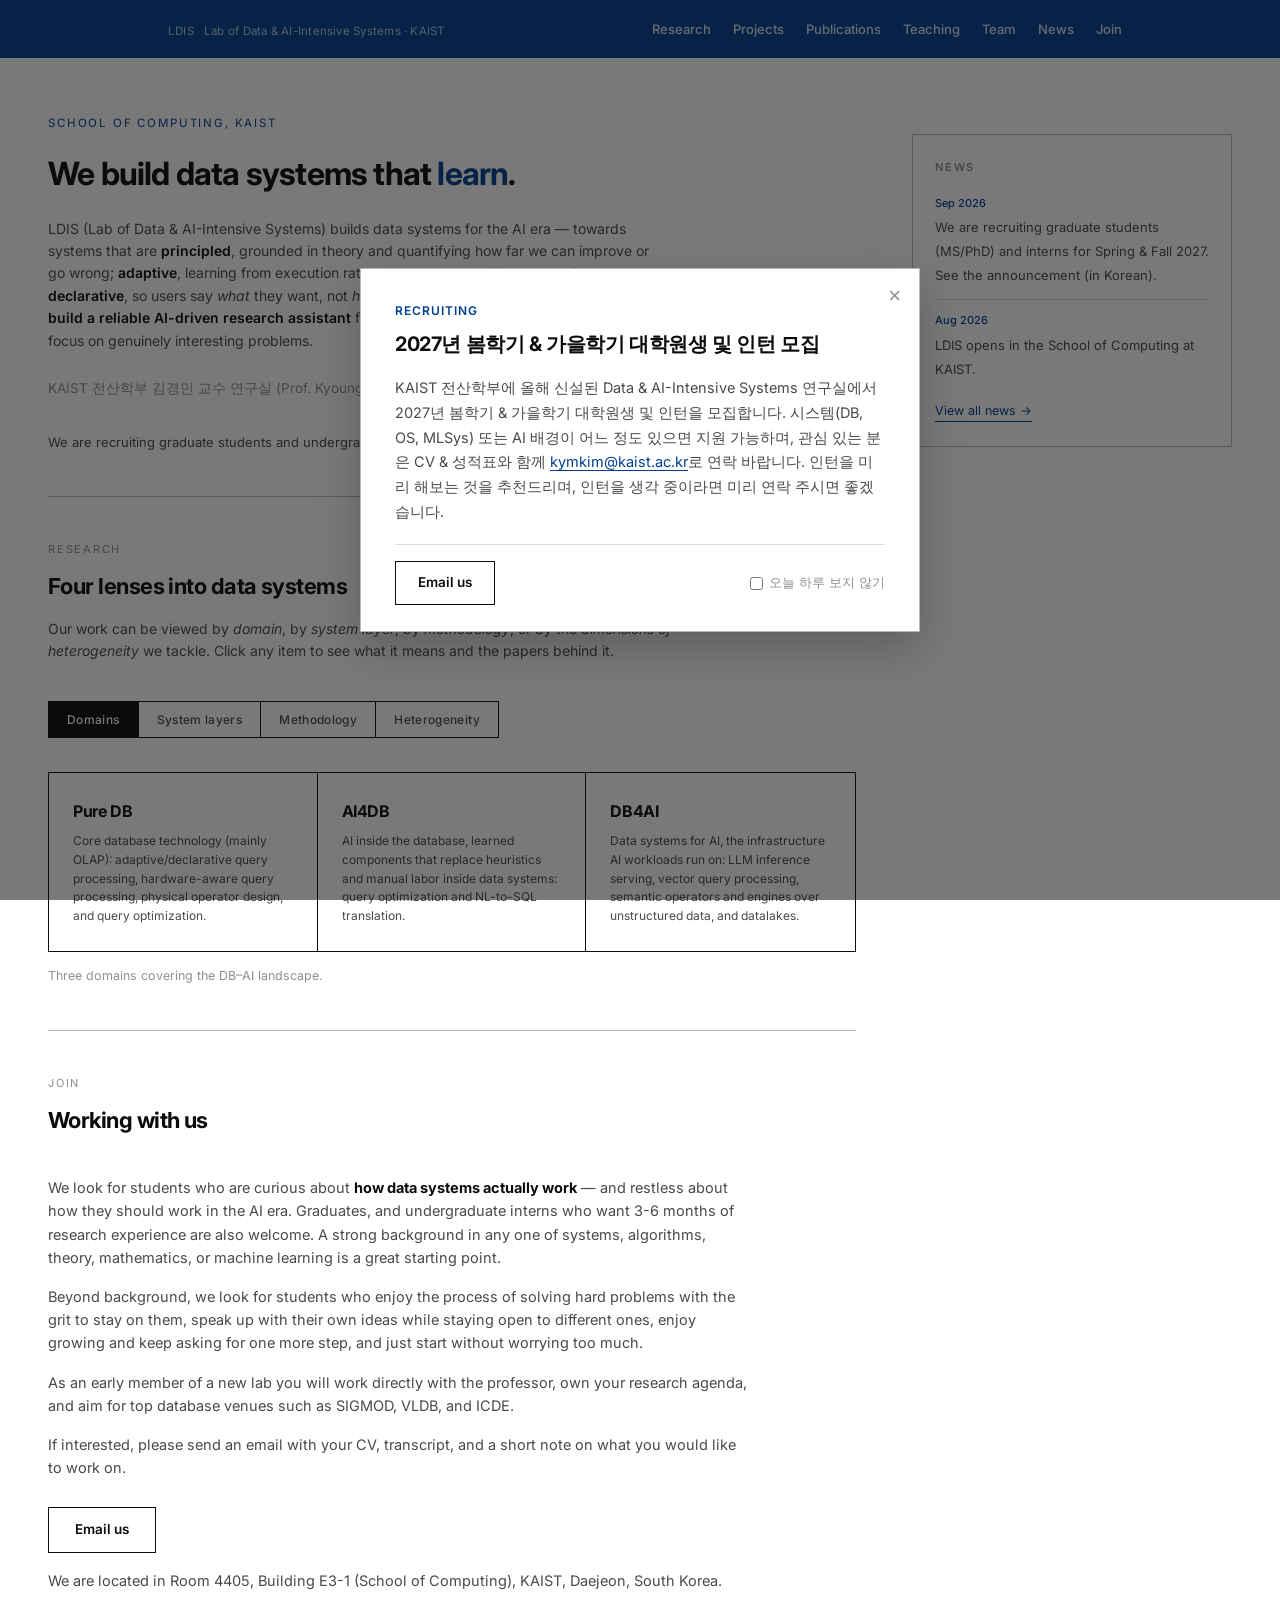
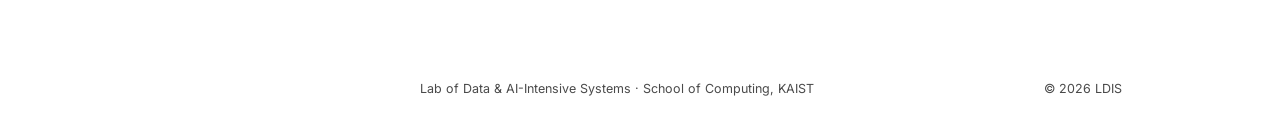
<file: index.html>
<!DOCTYPE html>
<html lang="en">
<head>
<meta charset="UTF-8">
<script>
  /* Refreshing the page used to jump back down to whatever section (e.g. #teaching)
     was last clicked, because the URL still carries that hash and browsers
     auto-scroll to a matching id on load. Strip the hash immediately, before
     that native scroll happens, so a reload always starts at the top.
     Clicking a nav link (#research, #join, ...) still scrolls normally —
     this only runs once, on an actual page load/refresh. */
  if (location.hash) history.replaceState(null, "", location.pathname + location.search);
  if ("scrollRestoration" in history) history.scrollRestoration = "manual";
</script>
<meta name="viewport" content="width=device-width, initial-scale=1.0">
<title>LDIS — Lab of Data & AI-Intensive Systems, KAIST (김경민 교수 연구실)</title>
<meta name="description" content="LDIS (Lab of Data & AI-Intensive Systems), Prof. Kyoungmin Kim, School of Computing, KAIST. Research on database systems, AI for databases, and databases for AI. KAIST 전산학부 김경민 교수 연구실 — 데이터베이스·AI 시스템 연구, 대학원생 및 학부 인턴 모집.">
<link rel="canonical" href="https://ldis.kaist.ac.kr/">
<meta property="og:title" content="LDIS — Lab of Data & AI-Intensive Systems, KAIST (김경민 교수 연구실)">
<meta property="og:description" content="LDIS (Lab of Data & AI-Intensive Systems), Prof. Kyoungmin Kim, School of Computing, KAIST. Research on database systems, AI for databases, and databases for AI. KAIST 전산학부 김경민 교수 연구실 — 데이터베이스·AI 시스템 연구, 대학원생 및 학부 인턴 모집.">
<meta property="og:url" content="https://ldis.kaist.ac.kr/">
<meta property="og:type" content="website">
<script type="application/ld+json">
{
  "@context": "https://schema.org",
  "@graph": [
    {
      "@type": "ResearchOrganization",
      "@id": "https://ldis.kaist.ac.kr/#org",
      "name": "LDIS — Lab of Data & AI-Intensive Systems",
      "alternateName": ["LDIS", "김경민 교수 연구실", "KAIST 전산학부 김경민 연구실"],
      "url": "https://ldis.kaist.ac.kr/",
      "parentOrganization": { "@type": "CollegeOrUniversity", "name": "KAIST", "department": "School of Computing" },
      "address": { "@type": "PostalAddress", "addressLocality": "Daejeon", "addressCountry": "KR" },
      "founder": { "@id": "https://ldis.kaist.ac.kr/#kmkim" }
    },
    {
      "@type": "Person",
      "@id": "https://ldis.kaist.ac.kr/#kmkim",
      "name": "Kyoungmin Kim",
      "alternateName": "김경민",
      "jobTitle": "Assistant Professor",
      "worksFor": { "@id": "https://ldis.kaist.ac.kr/#org" },
      "affiliation": { "@type": "CollegeOrUniversity", "name": "KAIST" },
      "email": "kymkim@kaist.ac.kr",
      "url": "https://ldis.kaist.ac.kr/team.html"
    }
  ]
}
</script>
<link rel="icon" type="image/svg+xml" href="files/favicon.svg">
<link rel="preconnect" href="https://fonts.googleapis.com">
<link rel="preconnect" href="https://fonts.gstatic.com" crossorigin>
<!-- ==========================================================
     THEME: to switch styles, change the href below to any file
     in themes/ (theme-swiss.css, theme-sage.css, theme-moss.css,
     theme-mint.css, theme-graphite.css, theme-warm.css,
     theme-academic.css). Nothing else changes.
     ========================================================== -->
<link rel="stylesheet" href="themes/theme-swiss.css">
<!-- Lab name/abbreviation/contact email live in files/site-config.js,
     shared by every page — see that file to change them site-wide. -->
<script src="files/site-config.js"></script>
<!-- Which of the 4 Research lenses (Domain/System layer/Methodology/
     Heterogeneity) each topic belongs to — shared with publications.html
     so paper tags render grouped by lens there too. -->
<script src="files/topics.js"></script>
</head>
<body>

<nav>
  <div class="wrap nav-inner">
    <a class="brand" href="#"><span data-site="brand-abbr"></span><span data-site="brand-tagline"></span></a>
    <div class="nav-links" id="nav-links">
      <a href="#research">Research</a>
      <a href="projects.html">Projects</a>
      <a href="publications.html">Publications</a>
      <a href="teaching.html">Teaching</a>
      <a href="team.html">Team</a>
      <a href="news.html">News</a>
      <a href="#join">Join</a>
    </div>
    <button class="nav-toggle" id="nav-toggle" aria-label="Toggle menu" aria-expanded="false">&#9776;</button>
  </div>
</nav>

<!-- ==========================================================
     HOME LAYOUT
     ----------------------------------------------------------
     Two columns, like https://dsail.kaist.ac.kr/: the lab intro +
     Research explorer + Join CTA on the left, a short "latest news"
     widget on the right (sticky while scrolling). Team, the full News
     history, Projects, and Teaching each live on their own page now —
     linked from the nav above only, not shown here.
     ========================================================== -->
<div class="home-grid">
  <main class="home-main">

    <div class="home-hero">
      <span class="overline" data-site="overline"></span>
      <h1>We build data systems that <em>learn</em>.</h1>
      <p class="hero-sub">
        <span data-site="hero-lab-name"></span> builds data systems for the AI era —
        towards systems that are <strong>principled</strong>, grounded in theory and quantifying how far we can improve or go wrong;
        <strong>adaptive</strong>, learning from execution rather than predetermining everything;
        and <strong>declarative</strong>, so users say <em>what</em> they want, not <em>how</em> to get it.
        As a long-term goal, we aim to <strong>build a reliable AI-driven research assistant</strong> for reducing obvious/manual tasks so we can focus on genuinely interesting problems.
      </p>
      <p class="hero-sub" lang="ko" style="font-size:13.5px; color:var(--ink-faint);">
        KAIST 전산학부 김경민 교수 연구실 (Prof. Kyoungmin Kim, School of Computing, KAIST)
      </p>
      <p class="hero-note">We are recruiting graduate students and undergraduate interns. <a href="#join">Learn more</a></p>
    </div>

    <section id="research">
      <div class="sec-head">
        <span class="kicker">Research</span>
        <h2>Four lenses into data systems</h2>
        <p class="sec-intro">
          Our work can be viewed by <em>domain</em>, by <em>system layer</em>, by <em>methodology</em>,
          or by the <em>dimensions of heterogeneity</em> we tackle.
          Click any item to see what it means and the papers behind it.
        </p>
      </div>

      <div class="view-tabs" role="tablist">
        <button class="on" data-view="domains">Domains</button>
        <button data-view="layers">System layers</button>
        <button data-view="directions">Methodology</button>
        <button data-view="axes">Heterogeneity</button>
      </div>

      <!-- view 1: domains (disjoint) -->
      <div class="view on" id="view-domains">
        <div class="domain-row">
          <div class="domain" data-topic="Pure DB">
            <h3>Pure DB</h3>
            <p>Core database technology (mainly OLAP): adaptive/declarative query processing, hardware-aware query processing, physical operator design, and query optimization.</p>
          </div>
          <div class="domain" data-topic="AI4DB">
            <h3>AI4DB</h3>
            <p>AI inside the database, learned components that replace heuristics and manual labor inside data systems: query optimization and NL-to-SQL translation.</p>
          </div>
          <div class="domain" data-topic="DB4AI">
            <h3>DB4AI</h3>
            <p>Data systems for AI, the infrastructure AI workloads run on: LLM inference serving, vector query processing, semantic operators and engines over unstructured data, and datalakes.</p>
          </div>
        </div>
        <p class="view-caption">Three domains covering the DB–AI landscape.</p>
      </div>

      <!-- view 2: layers (stacked) -->
      <div class="view" id="view-layers">
        <div class="layer-stack">
          <div class="layer" data-topic="Query Interface">
            <span class="lnum">L4</span><h3>Query Interface</h3><span class="lhint">how you ask</span>
          </div>
          <div class="layer" data-topic="Query Optimization">
            <span class="lnum">L3</span><h3>Query Optimization</h3><span class="lhint">how it plans</span>
          </div>
          <div class="layer" data-topic="Query Processing">
            <span class="lnum">L2</span><h3>Query Processing</h3><span class="lhint">how it runs over data</span>
          </div>
          <div class="layer" data-topic="Data Maintenance">
            <span class="lnum">L1</span><h3>Data Maintenance</h3><span class="lhint">how data lives</span>
          </div>
        </div>
        <p class="view-caption">The stack of a data system, top to bottom.</p>
      </div>

      <!-- view 3: methodology (venn) -->
      <div class="view" id="view-directions">
        <div class="diagram-box">
          <svg viewBox="0 0 640 430" aria-label="Venn diagram of methodologies" id="venn-svg">
            <defs id="venn-clip-defs"></defs>
            <g class="venn-g" data-topic="System">
              <circle class="venn-circle" cx="255" cy="165" r="118"/>
              <text class="venn-label" x="180" y="105" text-anchor="middle">System</text>
            </g>
            <g class="venn-g" data-topic="Algorithm">
              <circle class="venn-circle" cx="385" cy="165" r="118"/>
              <text class="venn-label" x="465" y="105" text-anchor="middle">Algorithm</text>
            </g>
            <g class="venn-g" data-topic="Theory">
              <circle class="venn-circle" cx="255" cy="265" r="118"/>
              <text class="venn-label" x="172" y="345" text-anchor="middle">Theory</text>
            </g>
            <g class="venn-g" data-topic="AI">
              <circle class="venn-circle" cx="385" cy="265" r="118"/>
              <text class="venn-label" x="472" y="345" text-anchor="middle">AI</text>
            </g>
            <rect id="venn-highlight" class="venn-highlight" x="0" y="0" width="640" height="430" style="display:none"/>
          </svg>
        </div>
        <p class="view-caption">Our methodologies overlap — the interesting problems live in the intersections.</p>
      </div>

      <!-- view 4: heterogeneity (3 axes) -->
      <div class="view" id="view-axes">
        <div class="diagram-box">
          <svg viewBox="0 0 640 430" aria-label="Three axes of heterogeneity">
            <defs>
              <marker id="arrow" viewBox="0 0 10 10" refX="8" refY="5" markerWidth="7" markerHeight="7" orient="auto-start-reverse">
                <path d="M 0 1 L 8 5 L 0 9" fill="none" stroke="currentColor" stroke-width="1.4"/>
              </marker>
            </defs>
            <!-- origin -->
            <circle cx="320" cy="220" r="3.5" fill="var(--ink)"/>
            <g class="axis-g" data-topic="Heterogeneous Workload" style="color: var(--ink-soft)">
              <line class="axis-hit" x1="320" y1="220" x2="320" y2="58"/>
              <line class="axis-line" x1="320" y1="220" x2="320" y2="58" marker-end="url(#arrow)"/>
              <text class="axis-label" x="320" y="38" text-anchor="middle">Workload</text>
              <text class="axis-sub" x="320" y="405" text-anchor="middle" opacity="0"> </text>
            </g>
            <g class="axis-g" data-topic="Heterogeneous Data" style="color: var(--ink-soft)">
              <line class="axis-hit" x1="320" y1="220" x2="152" y2="330"/>
              <line class="axis-line" x1="320" y1="220" x2="152" y2="330" marker-end="url(#arrow)"/>
              <text class="axis-label" x="118" y="362" text-anchor="middle">Data</text>
            </g>
            <g class="axis-g" data-topic="Heterogeneous Hardware" style="color: var(--ink-soft)">
              <line class="axis-hit" x1="320" y1="220" x2="488" y2="330"/>
              <line class="axis-line" x1="320" y1="220" x2="488" y2="330" marker-end="url(#arrow)"/>
              <text class="axis-label" x="522" y="362" text-anchor="middle">Hardware</text>
            </g>

            <!-- clickable subtype points scattered around each axis — the
                 actual unit papers are tagged with (see files/topics.js:
                 HETEROGENEITY_SUBTYPES). Clicking a point shows only its
                 own related papers; clicking an axis line above shows
                 just the axis-level description. Point radius starts at
                 the base value below and is scaled up by paper count via
                 updateAxisPointSizes() once files/publications.csv loads. -->
            <g class="axis-point" data-topic="Single Operator"><circle cx="328.4" cy="172.1" r="3.5"/><text x="338" y="175.1" text-anchor="start">Single operator</text></g>
            <g class="axis-point" data-topic="Analytics Query"><circle cx="301.6" cy="146.1" r="3.5"/><text x="311.2" y="149.1" text-anchor="start">Analytics query</text></g>
            <g class="axis-point" data-topic="Approximate Query"><circle cx="341.2" cy="120.2" r="3.5"/><text x="350.8" y="123.2" text-anchor="start">Approximate query</text></g>
            <g class="axis-point" data-topic="Recursive Query"><circle cx="297.8" cy="94" r="3.5"/><text x="307.4" y="97" text-anchor="start">Recursive query</text></g>
            <g class="axis-point" data-topic="Continuous Query"><circle cx="356.8" cy="72.2" r="3.5"/><text x="366.4" y="75.2" text-anchor="start">Continuous query</text></g>

            <g class="axis-point" data-topic="Relation"><circle cx="250.9" cy="241.4" r="3.5"/><text x="240.9" y="255.4" text-anchor="end">Relation</text></g>
            <g class="axis-point" data-topic="Graph"><circle cx="263.5" cy="307.8" r="3.5"/><text x="253.5" y="321.8" text-anchor="end">Graph</text></g>
            <g class="axis-point" data-topic="Vector"><circle cx="191.1" cy="264.9" r="3.5"/><text x="181.1" y="278.9" text-anchor="end">Vector</text></g>
            <g class="axis-point" data-topic="Model"><circle cx="230.6" cy="348.6" r="3.5"/><text x="220.6" y="337.6" text-anchor="end">Model</text></g>

            <g class="axis-point" data-topic="CPU"><circle cx="389.1" cy="241.4" r="3.5"/><text x="399.1" y="255.4" text-anchor="start">CPU</text></g>
            <g class="axis-point" data-topic="DRAM"><circle cx="376.5" cy="307.8" r="3.5"/><text x="386.5" y="321.8" text-anchor="start">DRAM</text></g>
            <g class="axis-point" data-topic="GPU"><circle cx="448.9" cy="264.9" r="3.5"/><text x="458.9" y="278.9" text-anchor="start">GPU</text></g>
            <g class="axis-point" data-topic="Distributed"><circle cx="409.4" cy="348.6" r="3.5"/><text x="419.4" y="337.6" text-anchor="start">Distributed</text></g>
          </svg>
        </div>
        <p class="view-caption">Click a line for the overview, or a point for its papers.</p>
      </div>

      <!-- detail panel -->
      <div class="topic-detail" id="topic-detail" hidden>
        <span class="t-tag" id="td-tag"></span>
        <h3 id="td-title"></h3>
        <p id="td-desc"></p>
        <div class="topic-examples" id="td-examples"></div>
        <p class="tp-empty" id="td-axis-hint" hidden>Click a point above (e.g. Relation, GPU) to see the papers that use it.</p>
        <div class="topic-papers" id="td-papers-section">
          <h4>Related papers</h4>
          <div id="td-papers"></div>
        </div>
      </div>
    </section>

    <section id="join">
      <div class="sec-head">
        <span class="kicker">Join</span>
        <h2>Working with us</h2>
      </div>
      <p>
        We look for students who are curious about <strong>how data systems actually work</strong> —
        and restless about how they should work in the AI era. Graduates, and undergraduate interns who want 3-6 months of research experience are also welcome.
        A strong background in any one of
        systems, algorithms, theory, mathematics, or machine learning is a great starting point.
      </p>
      <p>
        Beyond background, we look for students who enjoy the process of solving hard problems
        with the grit to stay on them, speak up with their own ideas while staying open to
        different ones, enjoy growing and keep asking for one more step, and just start
        without worrying too much.
      </p>
      <p>
        As an early member of a new lab you will work directly with the professor,
        own your research agenda, and aim for top database venues such as SIGMOD, VLDB, and ICDE.
      </p>
      <p>
        If interested, please send an email with your CV, transcript, and a short note
        on what you would like to work on.
      </p>
      <div class="join-cta">
        <a data-site="join-email" href="#">Email us</a>
      </div>
      <p class="join-location">
        We are located in Room 4405, Building E3-1 (School of Computing),
        KAIST, Daejeon, South Korea.
      </p>
    </section>

  </main>

  <aside class="home-sidebar">
    <div class="news-card">
      <h3>News</h3>
      <div id="news-sidebar-list"></div>
      <a class="news-view-all" href="news.html">View all news &rarr;</a>
    </div>
  </aside>
</div>

<footer>
  <div class="wrap foot">
    <span class="brand" data-site="footer-abbr"></span>
    <span data-site="footer-tagline"></span>
    <span data-site="footer-copyright"></span>
  </div>
</footer>

<script>
/* ==========================================================
   BRANDING
   ----------------------------------------------------------
   Fills in every [data-site] element above from files/site-config.js
   (loaded in <head>), and builds this page's title/meta description
   from the same fields — so the lab's abbreviation, full name, and
   contact email are typed out in exactly one place on the whole site.
   ========================================================== */
/* static <title>/<meta description> in <head> are for crawlers that do not run JS (Naver, Daum); the JS below only fills them if they are empty. */
if (!document.title) document.title = `${SITE.ABBR} — ${SITE.NAME}, ${SITE.INSTITUTION}`;
if (!document.querySelector('meta[name="description"]').getAttribute("content")) document.querySelector('meta[name="description"]').setAttribute("content",
  `${SITE.ABBR} is a research group in the ${SITE.SCHOOL} at ${SITE.INSTITUTION}, working on data systems and AI.`);
applySiteBrand();
</script>
<script>
/* ==========================================================
   DATA
   ----------------------------------------------------------
   Publications live ENTIRELY in files/publications.csv (same file
   publications.html reads) — no publication data is duplicated here.
   Columns: title | authors | conference | year | tags | highlight | pdf | code
     - tags: semicolon-separated, using the exact topic names below
     - highlight: leave empty for a normal entry, or a short note
       (e.g. "Selected") to show a badge next to the title
   This page only uses `papers` to feed the Research "related papers"
   panel (click a topic to see its papers) — full publication listing
   lives on publications.html. Requires the site to be served over
   HTTP; see the error handling near loadSheet() below.
   ========================================================== */
const PUBS_SHEET_URL = "files/publications.csv";

const TOPICS = {
  "Pure DB": { group: TOPIC_GROUPS["Pure DB"], desc: `
    Classical database problems are far from solved as the queries get larger and more complex (100's of tables),
    data also becomes larger and more diverse (TBs), as well as hardware devices and configurations
    (serverless, compute-storage disaggregation, memory-centric systems, XPUs). We design core
    techniques for query processing, optimization, and data management that are provably
    correct, practically fast, and robust even on extreme workloads. `
  },
  "AI4DB": { group: TOPIC_GROUPS["AI4DB"], desc: `
    Database internals are full of hand-tuned heuristics (cost models, cardinality estimates,
    query optimization, index selection, knob tuning) and manual labor (SQL query writing,
    schema design, benchmarking). AI4DB replaces or augments these with learned components that
    adapt to the workload — while keeping the robustness and predictability a real system
    demands. `
  },
  "DB4AI": { group: TOPIC_GROUPS["DB4AI"], desc: `
    Modern AI is bottlenecked by data infrastructure. DB4AI builds the systems that AI runs on:
    retrieval and vector search engines, LLM inference engines, and query processing over
    multimodal data using semantic operators — making AI faster, cheaper, and more reliable. `
  },
  "Query Interface": { group: TOPIC_GROUPS["Query Interface"], desc: `
    The topmost layer: how users and applications express what they want. We study interfaces
    beyond SQL — natural-language querying, APIs for AI agents that access data, and the problem
    of translating ambiguous human intent into precise, verifiable queries. `
  },
  "Query Optimization": { group: TOPIC_GROUPS["Query Optimization"], desc: `
    Given a query, the system must choose among astronomically many execution plans. We work on
    cardinality estimation, cost modeling, and plan search — including learned optimizers,
    theoretical guarantees, and adaptive optimizers that stay robust by correcting their estimates on-the-fly. `
  },
  "Query Processing": { group: TOPIC_GROUPS["Query Processing"], desc: `
    Where the plan meets the machine. We design execution engines and physical operators that exploit
    modern hardware — parallelism, vectorized execution, GPU acceleration — and approximate
    processing techniques that trade a little accuracy for a lot of speed, with guarantees. `
  },
  "Data Maintenance": { group: TOPIC_GROUPS["Data Maintenance"], desc: `
    The foundation: keeping data correct, fresh, and well-organized over time. This includes
    storage, open format, indexing, and efficient data updates — the work that determines whether everything above it can be
    trusted. `
  },
  "System": { group: TOPIC_GROUPS["System"], desc: `
    We build real systems and measure them honestly, more than ideas that only work on paper;
    a technique earns its place by improving end-to-end performance in a working prototype under
    realistic workloads. `
  },
  "Algorithm": { group: TOPIC_GROUPS["Algorithm"], desc: `
    At the heart of every fast system is a good algorithm. We design algorithms for data-intensive problems such as joins, sampling, sketching, search that improve both asymptotic
    complexity and real-world constants. `
  },
  "Theory": { group: TOPIC_GROUPS["Theory"], desc: `
    We care about why things work. That means formal guarantees such as worst-case optimality,
    approximation bounds, and a principled understanding of when learned components can be
    trusted and when they cannot. We measure performance upper bounds (how far we can improve) as a guideline. `
  },
  "AI": { group: TOPIC_GROUPS["AI"], desc: `
    AI appears twice in our work: as a tool inside systems (learned components that replace
    heuristics) and as a workload that systems must serve (training, retrieval, inference). We
    study both directions and the loop between them. `
  },
  "Heterogeneous Data": { group: TOPIC_GROUPS["Heterogeneous Data"], desc: `
    Real data is not one table. Relational records, text, graphs, vectors, model weights, activations, and multimodal
    content increasingly live in the same application — and can be queried together. We design
    systems that treat this diversity as a first-class concern rather than an afterthought. `
  },
  "Heterogeneous Workload": { group: TOPIC_GROUPS["Heterogeneous Workload"], desc: `
    Analytics, transactions, vector search, inferences, streaming queries, and agentic queries may hit the same system with
    wildly different patterns — and the mix shifts over time. We build systems that adapt to
    what the workload actually is, not what the DBA assumed it would be. `
  },
  "Heterogeneous Hardware": { group: TOPIC_GROUPS["Heterogeneous Hardware"], desc: `
    CPUs, GPUs, NVMe, and disaggregated memory each change the rules of system design. We
    rethink data systems for the hardware they actually run on, instead of the hardware of
    thirty years ago. `
  },
};

/* ==========================================================
   RENDERING — no need to edit below this line.
   ========================================================== */
let papers = [];

function pubHTML(p) {
  const links = [];
  if (p.pdf && p.pdf !== "") links.push(`<a href="${p.pdf}">PDF</a>`);
  if (p.code && p.code !== "") links.push(`<a href="${p.code}">Code</a>`);
  return `<div class="pub-item">
    <span class="pub-venue">${p.conference} ${p.year}</span>
    <div>
      <div class="pub-title">${p.title}${p.highlight ? ` <span class="pub-highlight">${p.highlight}</span>` : ""}</div>
      <div class="pub-authors">${p.authors}</div>
      <div class="pub-meta">${links.join("")}
        <span class="pub-tags">${pubTagsHTML(p.tags)}</span>
      </div>
    </div>
  </div>`;
}

/* topic selection */
let selectedTopic = null;
function selectTopic(name, scroll) {
  if (scroll === undefined) scroll = true;
  selectedTopic = name;
  document.querySelectorAll("[data-topic]").forEach(el =>
    el.classList.toggle("sel", el.dataset.topic === name));
  const d = document.getElementById("topic-detail");
  d.hidden = false;
  const vh = document.getElementById("venn-highlight");
  if (vh) vh.style.display = "none";
  document.getElementById("td-examples").innerHTML = "";
  const papersSection = document.getElementById("td-papers-section");
  const axisHint = document.getElementById("td-axis-hint");

  // Three cases: (1) a specific heterogeneity subtype clicked directly
  // as a point in the diagram — e.g. "Relation", "GPU"; (2) one of the
  // 3 Heterogeneity axis lines themselves — overview only, no papers,
  // since a paper is tagged with a subtype, never the bare axis name;
  // (3) any other topic (domain / system layer / methodology) — unchanged.
  const sub = HETEROGENEITY_SUBTYPES[name];
  if (sub) {
    document.getElementById("td-tag").textContent = "Heterogeneity";
    document.getElementById("td-title").textContent = name;
    document.getElementById("td-desc").textContent = sub.desc;
    document.getElementById("td-desc").style.display = "";
    axisHint.hidden = true;
    papersSection.hidden = false;
    if (sub.implicitNote) {
      // Deliberately-untagged subtype (e.g. CPU/DRAM) — explain why
      // instead of showing a misleading "papers on the way" empty state.
      document.getElementById("td-papers").innerHTML = `<p class="tp-empty">${sub.implicitNote}</p>`;
    } else {
      const rel = papers.filter(p => (p.tags || []).includes(name));
      document.getElementById("td-papers").innerHTML = rel.length
        ? rel.map(pubHTML).join("")
        : `<p class="tp-empty">Papers on this topic are on the way.</p>`;
    }
  } else {
    const t = TOPICS[name];
    document.getElementById("td-tag").textContent = t.group;
    document.getElementById("td-title").textContent = name;
    document.getElementById("td-desc").textContent = t.desc;
    document.getElementById("td-desc").style.display = "";
    if (HETEROGENEITY_AXES.includes(name)) {
      papersSection.hidden = true;
      axisHint.hidden = false;
    } else {
      axisHint.hidden = true;
      papersSection.hidden = false;
      const rel = papers.filter(p => (p.tags || []).includes(name));
      document.getElementById("td-papers").innerHTML = rel.length
        ? rel.map(pubHTML).join("")
        : `<p class="tp-empty">Papers on this topic are on the way.</p>`;
    }
  }
  if (scroll) d.scrollIntoView({ behavior: "smooth", block: "nearest" });
}
document.querySelectorAll("[data-topic]:not(.venn-g)").forEach(el =>
  el.addEventListener("click", () => selectTopic(el.dataset.topic)));

/* venn diagram: precise circle-membership hit-testing so overlapping
   regions (intersections) can be clicked directly, instead of only the
   topmost <g> element receiving the click. */
const VENN_CIRCLES = {
  System:    { cx: 255, cy: 165, r: 118 },
  Algorithm: { cx: 385, cy: 165, r: 118 },
  Theory:    { cx: 255, cy: 265, r: 118 },
  AI:        { cx: 385, cy: 265, r: 118 },
};
const VENN_ORDER = ["System", "Algorithm", "Theory", "AI"];

function vennPointTopics(evt) {
  const svg = document.getElementById("venn-svg");
  const pt = svg.createSVGPoint();
  pt.x = evt.clientX;
  pt.y = evt.clientY;
  const loc = pt.matrixTransform(svg.getScreenCTM().inverse());
  return VENN_ORDER.filter(name => {
    const c = VENN_CIRCLES[name];
    return Math.hypot(loc.x - c.cx, loc.y - c.cy) <= c.r;
  });
}

function selectIntersection(names) {
  selectedTopic = null;
  document.querySelectorAll("[data-topic]").forEach(el =>
    el.classList.toggle("sel", el.classList.contains("venn-g") && names.includes(el.dataset.topic)));

  const defs = document.getElementById("venn-clip-defs");
  defs.innerHTML = "";
  let clipRef = null;
  names.forEach((name, i) => {
    const c = VENN_CIRCLES[name];
    const clipId = "venn-clip-" + i;
    const clip = document.createElementNS("http://www.w3.org/2000/svg", "clipPath");
    clip.setAttribute("id", clipId);
    if (clipRef) clip.setAttribute("clip-path", `url(#${clipRef})`);
    const circle = document.createElementNS("http://www.w3.org/2000/svg", "circle");
    circle.setAttribute("cx", c.cx);
    circle.setAttribute("cy", c.cy);
    circle.setAttribute("r", c.r);
    clip.appendChild(circle);
    defs.appendChild(clip);
    clipRef = clipId;
  });
  const rect = document.getElementById("venn-highlight");
  rect.setAttribute("clip-path", `url(#${clipRef})`);
  rect.style.display = "";

  const d = document.getElementById("topic-detail");
  d.hidden = false;
  document.getElementById("td-tag").textContent = "Methodology";
  document.getElementById("td-title").textContent = names.join(" + ");
  const desc = document.getElementById("td-desc");
  desc.textContent = "";
  desc.style.display = "none";
  document.getElementById("td-examples").innerHTML = "";
  document.getElementById("td-axis-hint").hidden = true;
  document.getElementById("td-papers-section").hidden = false;
  const rel = papers.filter(p => names.every(n => (p.tags || []).includes(n)));
  document.getElementById("td-papers").innerHTML = rel.length
    ? rel.map(pubHTML).join("")
    : `<p class="tp-empty">Papers on this topic are on the way.</p>`;
  d.scrollIntoView({ behavior: "smooth", block: "nearest" });
}

document.getElementById("venn-svg").addEventListener("click", (evt) => {
  const hit = vennPointTopics(evt);
  if (hit.length >= 2) selectIntersection(hit);
  else if (hit.length === 1) selectTopic(hit[0]);
});

/* view tabs */
document.querySelectorAll(".view-tabs button").forEach(btn =>
  btn.addEventListener("click", () => {
    document.querySelectorAll(".view-tabs button").forEach(b => b.classList.toggle("on", b === btn));
    document.querySelectorAll(".view").forEach(v =>
      v.classList.toggle("on", v.id === "view-" + btn.dataset.view));
  }));

/* Scales each heterogeneity subtype's point in the diagram by how many
   papers use that exact tag — more papers, bigger circle — so the
   diagram reflects real research volume instead of being a flat, static
   grid. Called once files/publications.csv finishes loading (see
   loadSheet() below); until then every point sits at its base radius. */
function updateAxisPointSizes() {
  Object.keys(HETEROGENEITY_SUBTYPES).forEach(name => {
    const circle = document.querySelector(`.axis-point[data-topic="${CSS.escape(name)}"] circle`);
    if (!circle) return;
    const count = papers.filter(p => (p.tags || []).includes(name)).length;
    circle.setAttribute("r", Math.min(3.5 + count * 2.2, 13));
  });
}

/* CSV loading (shared parser used below for both publications and news) */
function parseCSV(text) {
  const rows = []; let row = [], cur = "", inQ = false;
  for (let i = 0; i < text.length; i++) {
    const c = text[i];
    if (inQ) {
      if (c === '"') { if (text[i+1] === '"') { cur += '"'; i++; } else inQ = false; }
      else cur += c;
    } else if (c === '"') inQ = true;
    else if (c === ",") { row.push(cur); cur = ""; }
    else if (c === "\n" || c === "\r") {
      if (cur !== "" || row.length) { row.push(cur); rows.push(row); row = []; cur = ""; }
    } else cur += c;
  }
  if (cur !== "" || row.length) { row.push(cur); rows.push(row); }
  return rows;
}

async function loadSheet() {
  if (!PUBS_SHEET_URL) return false;
  try {
    const res = await fetch(PUBS_SHEET_URL);
    if (!res.ok) return false;
    const rows = parseCSV(await res.text());
    const head = rows[0].map(h => h.trim().toLowerCase());
    const idx = k => head.indexOf(k);
    const loaded = rows.slice(1).filter(r => r[idx("title")]).map(r => ({
      title: r[idx("title")], authors: r[idx("authors")],
      conference: r[idx("conference")], year: r[idx("year")],
      tags: (r[idx("tags")] || "").split(";").map(s => s.trim()).filter(Boolean),
      highlight: (r[idx("highlight")] || "").trim(),
      pdf: r[idx("pdf")] || "", code: r[idx("code")] || "",
    }));
    if (loaded.length) {
      papers = loaded;
      updateAxisPointSizes();
      if (selectedTopic) selectTopic(selectedTopic);
      return true;
    }
    return false;
  } catch (e) { return false; }
  /* files/publications.csv unreachable — papers stays empty; "Papers on
     this topic are on the way." shows in the Research panel until the
     site is served over HTTP. */
}

loadSheet();
</script>
<script>
/* ==========================================================
   NEWS SIDEBAR
   ----------------------------------------------------------
   News lives ENTIRELY in files/news.csv (same file news.html reads)
   — no news data is duplicated here. Columns: date | text
   This widget only shows the latest few items; the full history is
   on news.html (linked from the nav and from "View all news" below).
   ========================================================== */
const NEWS_SHEET_URL = "files/news.csv";
const NEWS_SIDEBAR_COUNT = 3;

/* Newest first regardless of row order in the CSV. Dates like "Sep 2026",
   "2026-09", "Sep 12, 2026" all parse; unparseable ones keep their CSV position. */
function newsTime(d) {
  const t = Date.parse(/^[A-Za-z]{3,9}\s+\d{4}$/.test(d.trim()) ? "1 " + d.trim() : d);
  return isNaN(t) ? -Infinity : t;
}
function sortNewest(items) {
  return items.map((it, i) => ({ it, i }))
    .sort((a, b) => (newsTime(b.it.date) - newsTime(a.it.date)) || (a.i - b.i))
    .map(x => x.it);
}


function newsItemHTML(n) {
  return `<div class="news-item-sm">
    <span class="news-date-sm">${n.date}</span>
    <span class="news-text-sm">${n.text}</span>
  </div>`;
}

async function loadNewsSidebar() {
  const el = document.getElementById("news-sidebar-list");
  if (!NEWS_SHEET_URL) { el.innerHTML = `<p class="tp-empty">News are on the way.</p>`; return; }
  try {
    const res = await fetch(NEWS_SHEET_URL);
    if (!res.ok) throw new Error("fetch failed");
    const rows = parseCSV(await res.text());
    const head = rows[0].map(h => h.trim().toLowerCase());
    const idx = k => head.indexOf(k);
    const items = sortNewest(rows.slice(1).filter(r => r[idx("date")])
      .map(r => ({ date: r[idx("date")], text: r[idx("text")] })));
    el.innerHTML = items.length
      ? items.slice(0, NEWS_SIDEBAR_COUNT).map(newsItemHTML).join("")
      : `<p class="tp-empty">News are on the way.</p>`;
  } catch (e) {
    el.innerHTML = `<p class="tp-empty">Could not load files/news.csv — needs the site served over HTTP.</p>`;
  }
}
loadNewsSidebar();
</script>
<script>
/* ==========================================================
   UI STATE PERSISTENCE (view tab, selected topic, scroll
   position) across reloads within the same tab — so a Live
   Server auto-refresh while editing doesn't keep resetting the
   page to its initial state. Uses sessionStorage, so it clears
   itself once the tab is actually closed rather than lingering
   forever.
   ========================================================== */
(function () {
  const SKEY = "dais-site-ui-state";

  function currentState() {
    const onTab = document.querySelector(".view-tabs button.on");
    return {
      scrollY: window.scrollY,
      viewTab: onTab ? onTab.dataset.view : null,
      topic: typeof selectedTopic !== "undefined" ? selectedTopic : null,
    };
  }
  function saveState() {
    try { sessionStorage.setItem(SKEY, JSON.stringify(currentState())); } catch (e) {}
  }
  function restoreState() {
    let s = null;
    try { s = JSON.parse(sessionStorage.getItem(SKEY) || "null"); } catch (e) {}
    if (!s) return;

    if (s.viewTab) {
      const btn = document.querySelector('.view-tabs button[data-view="' + s.viewTab + '"]');
      if (btn && !btn.classList.contains("on")) btn.click();
    }
    if (s.topic && typeof TOPICS !== "undefined" && TOPICS[s.topic]) selectTopic(s.topic, false);
    if (typeof s.scrollY === "number") {
      /* wait two frames so the restored content (topic panel) has
         been laid out before we jump to the saved offset */
      requestAnimationFrame(() => requestAnimationFrame(() => window.scrollTo(0, s.scrollY)));
    }
  }

  document.addEventListener("click", e => {
    if (e.target.closest(".view-tabs button") || e.target.closest("[data-topic]")) {
      setTimeout(saveState, 0);
    }
  });
  let scrollT;
  window.addEventListener("scroll", () => {
    clearTimeout(scrollT);
    scrollT = setTimeout(saveState, 200);
  });
  window.addEventListener("beforeunload", saveState);

  restoreState();
})();
</script>

<!-- ==========================================================
     RECRUITING POPUP (Sep 2026)
     ----------------------------------------------------------
     Shown once per visitor (dismissal is remembered for 1 day in
     localStorage). Also opens when the page is visited with
     ?recruit=1 (the News entry links here; a #hash would be stripped by the head script). To retire it, delete
     this whole block. Styles are inline so nothing in themes/ changes.
     ========================================================== -->
<style>
  .rp-backdrop {
    position: fixed; inset: 0; background: rgba(12,12,12,.55); z-index: 1000;
    display: none; align-items: center; justify-content: center; padding: 20px;
  }
  .rp-backdrop.open { display: flex; }
  .rp-box {
    background: var(--paper, #fff); color: var(--ink, #0c0c0c);
    border: 1px solid var(--line-dark, #b8b8b2); max-width: 560px; width: 100%;
    max-height: calc(100vh - 40px); overflow-y: auto; padding: 32px 34px 26px;
    box-shadow: 0 16px 40px rgba(0,0,0,.22); font-family: 'Inter', sans-serif;
    position: relative;
  }
  .rp-box .kicker { display: block; font-size: 12px; font-weight: 600; letter-spacing: .08em;
    text-transform: uppercase; color: var(--accent, #004191); margin-bottom: 8px; }
  .rp-box h3 { font-size: 20px; font-weight: 700; letter-spacing: -0.02em; margin: 0 0 16px; }
  .rp-box p { font-size: 14.5px; line-height: 1.7; color: var(--ink-soft, #4a4a4a); margin: 0 0 14px; }
  .rp-box ul { margin: 0 0 14px 18px; padding: 0; }
  .rp-box li { font-size: 14.5px; line-height: 1.6; color: var(--ink-soft, #4a4a4a); margin-bottom: 6px; }
  .rp-box a { color: var(--accent, #004191); border-bottom: 1px solid var(--accent, #004191); }
  .rp-close {
    position: absolute; top: 12px; right: 14px; border: none; background: none;
    font-size: 22px; line-height: 1; color: var(--ink-faint, #909090); cursor: pointer; padding: 4px;
  }
  .rp-close:hover { color: var(--ink, #0c0c0c); }
  .rp-actions { display: flex; align-items: center; justify-content: space-between; flex-wrap: wrap;
    gap: 12px; margin-top: 20px; padding-top: 16px; border-top: 1px solid var(--line, #dcdcd8); }
  .rp-actions a.rp-mail {
    display: inline-block; border: 1.5px solid var(--ink, #0c0c0c); padding: 10px 22px;
    font-weight: 600; font-size: 13.5px; text-decoration: none; border-bottom-width: 1.5px;
    transition: background .15s, color .15s; color: var(--ink, #0c0c0c);
  }
  .rp-actions a.rp-mail:hover { background: var(--ink, #0c0c0c); color: var(--paper, #fff); }
  .rp-actions label { font-size: 12.5px; color: var(--ink-faint, #909090); cursor: pointer;
    display: flex; align-items: center; gap: 6px; }
  @media (max-width: 600px) { .rp-box { padding: 26px 20px 20px; } }
</style>

<div class="rp-backdrop" id="recruit-popup" role="dialog" aria-modal="true" aria-labelledby="rp-title">
  <div class="rp-box">
    <button class="rp-close" id="rp-close" aria-label="Close">&times;</button>
    <span class="kicker">Recruiting</span>
    <h3 id="rp-title">2027년 봄학기 &amp; 가을학기 대학원생 및 인턴 모집</h3>
    <p>
      KAIST 전산학부에 올해 신설된 Data &amp; AI-Intensive Systems 연구실에서 2027년 봄학기 &amp; 가을학기
      대학원생 및 인턴을 모집합니다. 시스템(DB, OS, MLSys) 또는 AI 배경이 어느 정도 있으면 지원 가능하며,
      관심 있는 분은 CV &amp; 성적표와 함께 <a data-site="join-email" href="#">kymkim@kaist.ac.kr</a>로
      연락 바랍니다. 인턴을 미리 해보는 것을 추천드리며, 인턴을 생각 중이라면 미리 연락 주시면 좋겠습니다.
    </p>
    <div class="rp-actions">
      <a class="rp-mail" data-site="join-email" href="#">Email us</a>
      <label><input type="checkbox" id="rp-hide"> 오늘 하루 보지 않기</label>
    </div>
  </div>
</div>

<script>
(function () {
  applySiteBrand(); // fills the mailto links inside this popup (the earlier call ran before it existed)
  const KEY = "ldis-recruit-popup-hide-until";
  const el = document.getElementById("recruit-popup");
  const forced = location.hash === "#recruiting" || /[?&]recruit\b/.test(location.search);
  let hidden = false;
  try { hidden = Number(localStorage.getItem(KEY) || 0) > Date.now(); } catch (e) {}
  function open()  { el.classList.add("open"); document.body.style.overflow = "hidden"; }
  function close() {
    el.classList.remove("open"); document.body.style.overflow = "";
    if (document.getElementById("rp-hide").checked) {
      try { localStorage.setItem(KEY, String(Date.now() + 24 * 3600 * 1000)); } catch (e) {}
    }
  }
  document.getElementById("rp-close").addEventListener("click", close);
  el.addEventListener("click", e => { if (e.target === el) close(); });
  document.addEventListener("keydown", e => { if (e.key === "Escape" && el.classList.contains("open")) close(); });
  if (forced || !hidden) open();
})();
</script>
<script src="files/nav.js"></script>
</body>
</html>
</file>
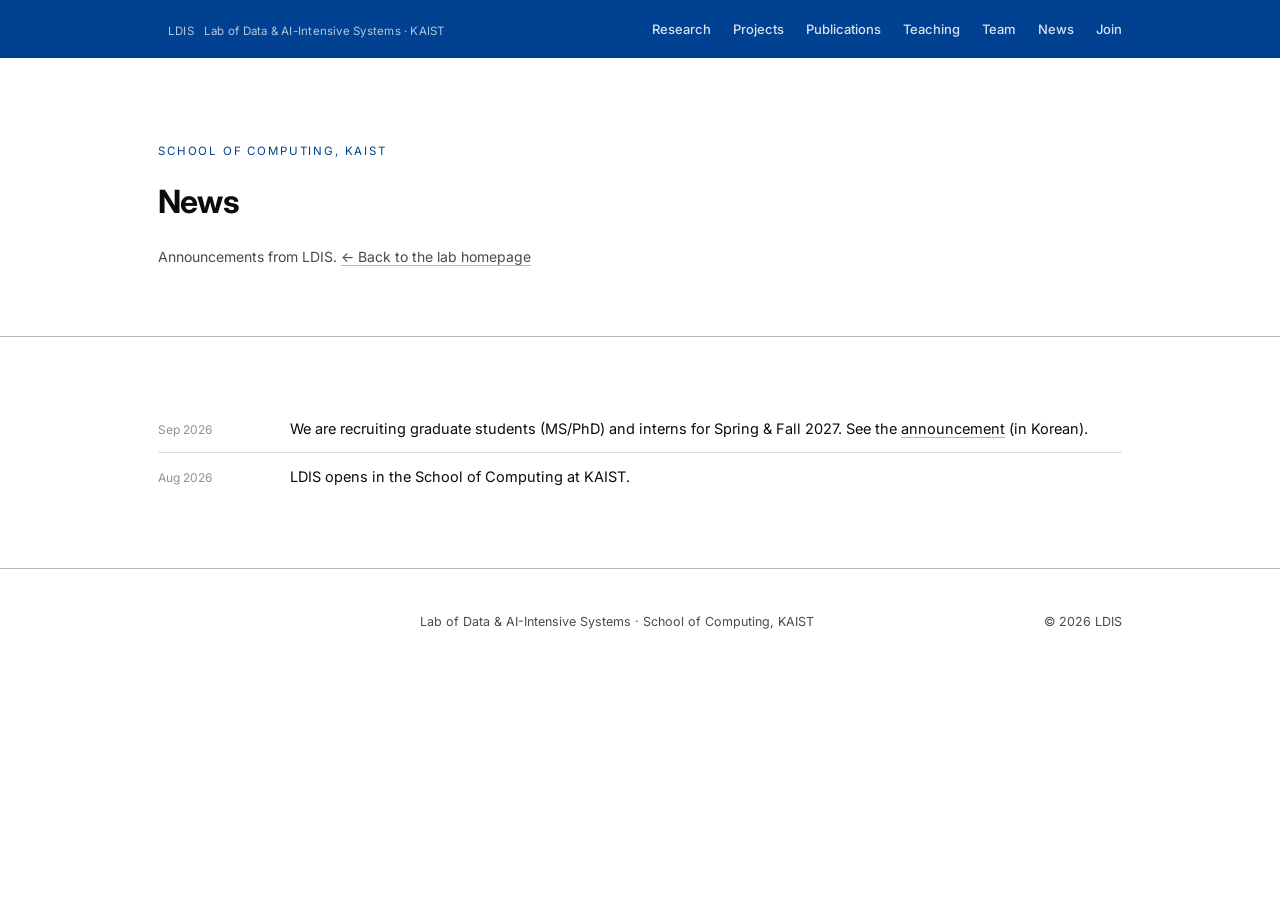
<file: news.html>
<!DOCTYPE html>
<html lang="en">
<head>
<meta charset="UTF-8">
<meta name="viewport" content="width=device-width, initial-scale=1.0">
<title>News — LDIS, KAIST</title>
<meta name="description" content="News and announcements from LDIS (Lab of Data & AI-Intensive Systems), KAIST.">
<link rel="canonical" href="https://ldis.kaist.ac.kr/news.html">
<meta property="og:title" content="News — LDIS, KAIST">
<meta property="og:description" content="News and announcements from LDIS (Lab of Data & AI-Intensive Systems), KAIST.">
<meta property="og:url" content="https://ldis.kaist.ac.kr/news.html">
<meta property="og:type" content="website">
<link rel="icon" type="image/svg+xml" href="files/favicon.svg">
<link rel="preconnect" href="https://fonts.googleapis.com">
<link rel="preconnect" href="https://fonts.gstatic.com" crossorigin>
<!-- Uses the same theme as index.html so every page stays visually
     consistent. If you change the theme link in index.html, change it
     here too. -->
<link rel="stylesheet" href="themes/theme-swiss.css">
<!-- Lab name/abbreviation/contact email live in files/site-config.js,
     shared by every page — see that file to change them site-wide. -->
<script src="files/site-config.js"></script>
</head>
<body>

<nav>
  <div class="wrap nav-inner">
    <a class="brand" href="index.html"><span data-site="brand-abbr"></span><span data-site="brand-tagline"></span></a>
    <div class="nav-links" id="nav-links">
      <a href="index.html#research">Research</a>
      <a href="projects.html">Projects</a>
      <a href="publications.html">Publications</a>
      <a href="teaching.html">Teaching</a>
      <a href="team.html">Team</a>
      <a href="news.html">News</a>
      <a href="index.html#join">Join</a>
    </div>
    <button class="nav-toggle" id="nav-toggle" aria-label="Toggle menu" aria-expanded="false">&#9776;</button>
  </div>
</nav>

<header>
  <div class="wrap">
    <span class="overline" data-site="overline"></span>
    <h1>News</h1>
    <p class="hero-sub">
      Announcements from <span data-site="brand-abbr"></span>. <a href="index.html">&larr; Back to the lab homepage</a>
    </p>
  </div>
</header>

<section id="all-news">
  <div class="wrap">
    <div id="news-list"></div>
  </div>
</section>

<footer>
  <div class="wrap foot">
    <span class="brand" data-site="footer-abbr"></span>
    <span data-site="footer-tagline"></span>
    <span data-site="footer-copyright"></span>
  </div>
</footer>

<script>
/* ==========================================================
   BRANDING
   ========================================================== */
/* static <title>/<meta description> in <head> are for crawlers that do not run JS (Naver, Daum); the JS below only fills them if they are empty. */
if (!document.title) document.title = `News — ${SITE.ABBR}, ${SITE.INSTITUTION}`;
if (!document.querySelector('meta[name="description"]').getAttribute("content")) document.querySelector('meta[name="description"]').setAttribute("content",
  `News from the ${SITE.ABBR} (${SITE.NAME}), ${SITE.SCHOOL}, ${SITE.INSTITUTION}.`);
applySiteBrand();
</script>
<script>
/* ==========================================================
   DATA
   ----------------------------------------------------------
   News lives ENTIRELY in files/news.csv — no news data is
   duplicated here (the homepage's "latest news" widget reads the
   same file). Columns: date | text
   Requires the site to be served over HTTP (Live Server / GitHub
   Pages / any static host) — NOT when this page is opened directly
   via file://, since browsers block that fetch.
   ========================================================== */
const NEWS_SHEET_URL = "files/news.csv";

function parseCSV(text) {
  const rows = []; let row = [], cur = "", inQ = false;
  for (let i = 0; i < text.length; i++) {
    const c = text[i];
    if (inQ) {
      if (c === '"') { if (text[i+1] === '"') { cur += '"'; i++; } else inQ = false; }
      else cur += c;
    } else if (c === '"') inQ = true;
    else if (c === ",") { row.push(cur); cur = ""; }
    else if (c === "\n" || c === "\r") {
      if (cur !== "" || row.length) { row.push(cur); rows.push(row); row = []; cur = ""; }
    } else cur += c;
  }
  if (cur !== "" || row.length) { row.push(cur); rows.push(row); }
  return rows;
}

/* Newest first regardless of row order in the CSV. Dates like "Sep 2026",
   "2026-09", "Sep 12, 2026" all parse; unparseable ones keep their CSV position. */
function newsTime(d) {
  const t = Date.parse(/^[A-Za-z]{3,9}\s+\d{4}$/.test(d.trim()) ? "1 " + d.trim() : d);
  return isNaN(t) ? -Infinity : t;
}
function sortNewest(items) {
  return items.map((it, i) => ({ it, i }))
    .sort((a, b) => (newsTime(b.it.date) - newsTime(a.it.date)) || (a.i - b.i))
    .map(x => x.it);
}

function newsHTML(n) {
  return `<div class="news-item"><span class="news-date">${n.date}</span><p>${n.text}</p></div>`;
}

async function loadNews() {
  const el = document.getElementById("news-list");
  if (!NEWS_SHEET_URL) return false;
  try {
    const res = await fetch(NEWS_SHEET_URL);
    if (!res.ok) return false;
    const rows = parseCSV(await res.text());
    const head = rows[0].map(h => h.trim().toLowerCase());
    const idx = k => head.indexOf(k);
    const items = sortNewest(rows.slice(1).filter(r => r[idx("date")])
      .map(r => ({ date: r[idx("date")], text: r[idx("text")] })));
    if (items.length) { el.innerHTML = items.map(newsHTML).join(""); return true; }
    return false;
  } catch (e) { return false; }
}

document.getElementById("news-list").innerHTML = `<p class="tp-empty">Loading news…</p>`;
loadNews().then(ok => {
  if (!ok) document.getElementById("news-list").innerHTML =
    `<p class="tp-empty">Could not load files/news.csv — this page needs to be served over HTTP (Live Server, GitHub Pages, etc.), not opened directly as a file.</p>`;
});
</script>
<script src="files/nav.js"></script>
</body>
</html>
</file>
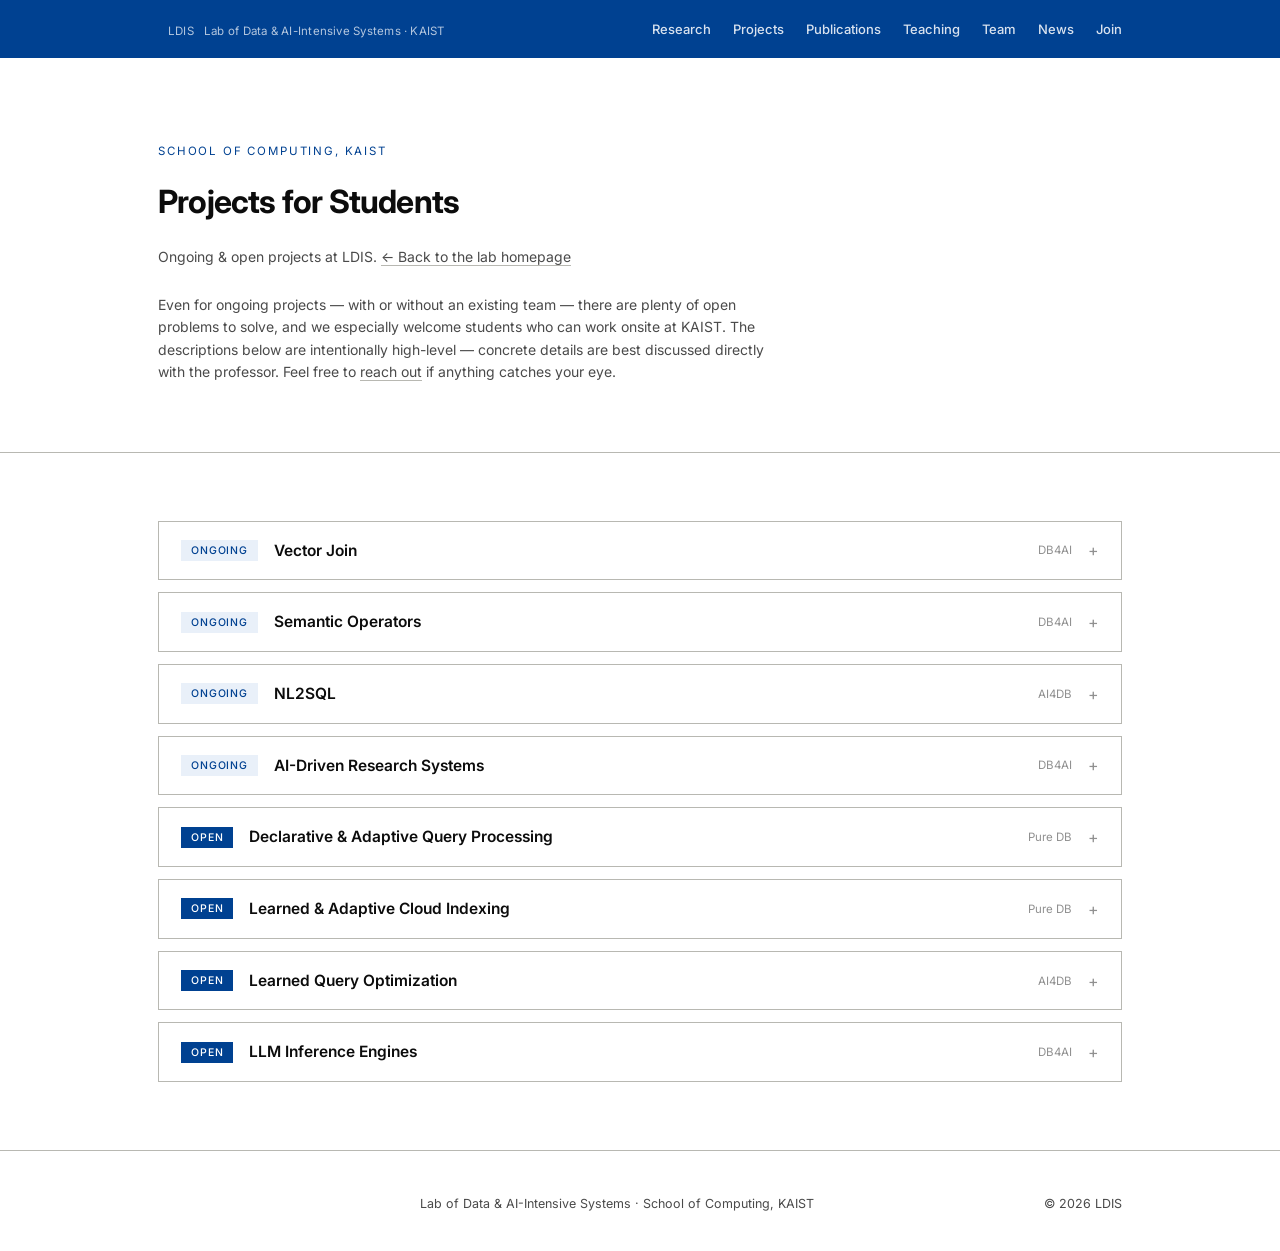
<file: projects.html>
<!DOCTYPE html>
<html lang="en">
<head>
<meta charset="UTF-8">
<meta name="viewport" content="width=device-width, initial-scale=1.0">
<title>Projects — LDIS, KAIST</title>
<meta name="description" content="Ongoing and open research projects for students at LDIS, KAIST.">
<link rel="canonical" href="https://ldis.kaist.ac.kr/projects.html">
<meta property="og:title" content="Projects — LDIS, KAIST">
<meta property="og:description" content="Ongoing and open research projects for students at LDIS, KAIST.">
<meta property="og:url" content="https://ldis.kaist.ac.kr/projects.html">
<meta property="og:type" content="website">
<link rel="icon" type="image/svg+xml" href="files/favicon.svg">
<link rel="preconnect" href="https://fonts.googleapis.com">
<link rel="preconnect" href="https://fonts.gstatic.com" crossorigin>
<!-- Uses the same theme as index.html so every page stays visually
     consistent. If you change the theme link in index.html, change it
     here too. -->
<link rel="stylesheet" href="themes/theme-swiss.css">
<!-- Lab name/abbreviation/contact email live in files/site-config.js,
     shared by every page — see that file to change them site-wide. -->
<script src="files/site-config.js"></script>
<!-- One project = one Markdown file in files/projects/ — the manifest
     below lists which files to show and in what order. -->
<script src="files/projects/index.js"></script>
</head>
<body>

<nav>
  <div class="wrap nav-inner">
    <a class="brand" href="index.html"><span data-site="brand-abbr"></span><span data-site="brand-tagline"></span></a>
    <div class="nav-links" id="nav-links">
      <a href="index.html#research">Research</a>
      <a href="projects.html">Projects</a>
      <a href="publications.html">Publications</a>
      <a href="teaching.html">Teaching</a>
      <a href="team.html">Team</a>
      <a href="news.html">News</a>
      <a href="index.html#join">Join</a>
    </div>
    <button class="nav-toggle" id="nav-toggle" aria-label="Toggle menu" aria-expanded="false">&#9776;</button>
  </div>
</nav>

<header>
  <div class="wrap">
    <span class="overline" data-site="overline"></span>
    <h1>Projects for Students</h1>
    <p class="hero-sub">
      Ongoing &amp; open projects at <span data-site="brand-abbr"></span>. <a href="index.html">&larr; Back to the lab homepage</a>
    </p>
    <p class="hero-sub">
      Even for ongoing projects — with or without an existing team — there are plenty of
      open problems to solve, and we especially welcome students who can work onsite at KAIST.
      The descriptions below are intentionally high-level — concrete details are best discussed
      directly with the professor. Feel free to <a data-site="join-email" href="#">reach out</a> if anything catches your eye.
    </p>
  </div>
</header>

<section id="all-projects">
  <div class="wrap">
    <div id="proj-list"></div>
  </div>
</section>

<footer>
  <div class="wrap foot">
    <span class="brand" data-site="footer-abbr"></span>
    <span data-site="footer-tagline"></span>
    <span data-site="footer-copyright"></span>
  </div>
</footer>

<script>
/* ==========================================================
   BRANDING
   ========================================================== */
/* static <title>/<meta description> in <head> are for crawlers that do not run JS (Naver, Daum); the JS below only fills them if they are empty. */
if (!document.title) document.title = `Projects — ${SITE.ABBR}, ${SITE.INSTITUTION}`;
if (!document.querySelector('meta[name="description"]').getAttribute("content")) document.querySelector('meta[name="description"]').setAttribute("content",
  `Ongoing and open projects at the ${SITE.ABBR} (${SITE.NAME}), ${SITE.SCHOOL}, ${SITE.INSTITUTION}.`);
applySiteBrand();
</script>
<script>
/* ==========================================================
   DATA
   ----------------------------------------------------------
   Projects live in files/projects/ — ONE MARKDOWN FILE PER
   PROJECT, listed (and ordered) by files/projects/index.js.
   Each file: "title:/status:/area:" header lines, then
   "## Motivation", "## Goal", "## Timeline" sections. Leave a
   section empty and the site shows "discuss with the professor".
   Requires the site to be served over HTTP (Live Server / GitHub
   Pages) — opening this page directly via file:// cannot fetch
   local files; see the error message below.
   ========================================================== */
const ASK_PROFESSOR = "Not public yet &mdash; discuss with the professor.";

function parseProjectMD(text) {
  const p = {}, secs = {};
  let section = null;
  for (const line of text.split(/\r?\n/)) {
    const hd = line.match(/^##\s+(.*)$/);
    if (hd) { section = hd[1].trim().toLowerCase(); secs[section] = []; continue; }
    if (section) { secs[section].push(line); continue; }
    const kv = line.match(/^(title|status|area):\s*(.*)$/i);
    if (kv) p[kv[1].toLowerCase()] = kv[2].trim();
  }
  for (const k of ["motivation", "goal", "team", "timeline"])
    p[k] = (secs[k] || []).join("\n").trim();
  return p;
}

function fieldHTML(label, value) {
  const v = (value || "").trim();
  const body = v
    ? v.split(/\n\s*\n/).map(par => `<p>${par}</p>`).join("")
    : `<p class="ask">${ASK_PROFESSOR}</p>`;
  return `<div class="p-field"><h5>${label}</h5>${body}</div>`;
}

function renderProjects(list) {
  document.getElementById("proj-list").innerHTML = list.map((p, i) => `
    <div class="acc" id="proj-${i}">
      <button class="acc-head" aria-expanded="false">
        <span class="badge ${(p.status || "").toLowerCase() === "open" ? "b-open" : "b-ongoing"}">${p.status || "Ongoing"}</span>
        <span class="acc-title">${p.title}</span>
        ${p.area ? `<span class="acc-meta">${p.area}</span>` : ""}
        <span class="chev">+</span>
      </button>
      <div class="acc-body">
        ${fieldHTML("Motivation", p.motivation)}
        ${fieldHTML("Goal", p.goal)}
        ${fieldHTML("Team", p.team)}
        ${fieldHTML("Timeline", p.timeline)}
        <p class="p-note">Interested? <a href="mailto:${SITE.CONTACT_EMAIL}?subject=[${SITE.ABBR}] ${encodeURIComponent(p.status || "Project")}: ${encodeURIComponent(p.title)}">Email the professor</a> with a short note on why this topic.</p>
      </div>
    </div>`).join("");
}

document.addEventListener("click", e => {
  const head = e.target.closest(".acc-head");
  if (!head) return;
  const acc = head.parentElement;
  const on = acc.classList.toggle("on");
  head.setAttribute("aria-expanded", on);
});

async function loadProjects() {
  if (typeof PROJECT_FILES === "undefined" || !PROJECT_FILES.length) return false;
  try {
    const items = await Promise.all(PROJECT_FILES.map(async fn => {
      const res = await fetch("files/projects/" + fn);
      if (!res.ok) throw new Error(fn);
      return parseProjectMD(await res.text());
    }));
    const valid = items.filter(p => p.title);
    if (!valid.length) return false;
    renderProjects(valid);
    return true;
  } catch (e) { return false; }
}

document.getElementById("proj-list").innerHTML = `<p class="tp-empty">Loading projects…</p>`;
loadProjects().then(ok => {
  if (!ok) document.getElementById("proj-list").innerHTML =
    `<p class="tp-empty">Could not load files/projects/ — this page needs to be served over HTTP (Live Server, GitHub Pages, etc.), not opened directly as a file. Check that every file listed in files/projects/index.js exists.</p>`;
});
</script>
<script src="files/nav.js"></script>
</body>
</html>
</file>
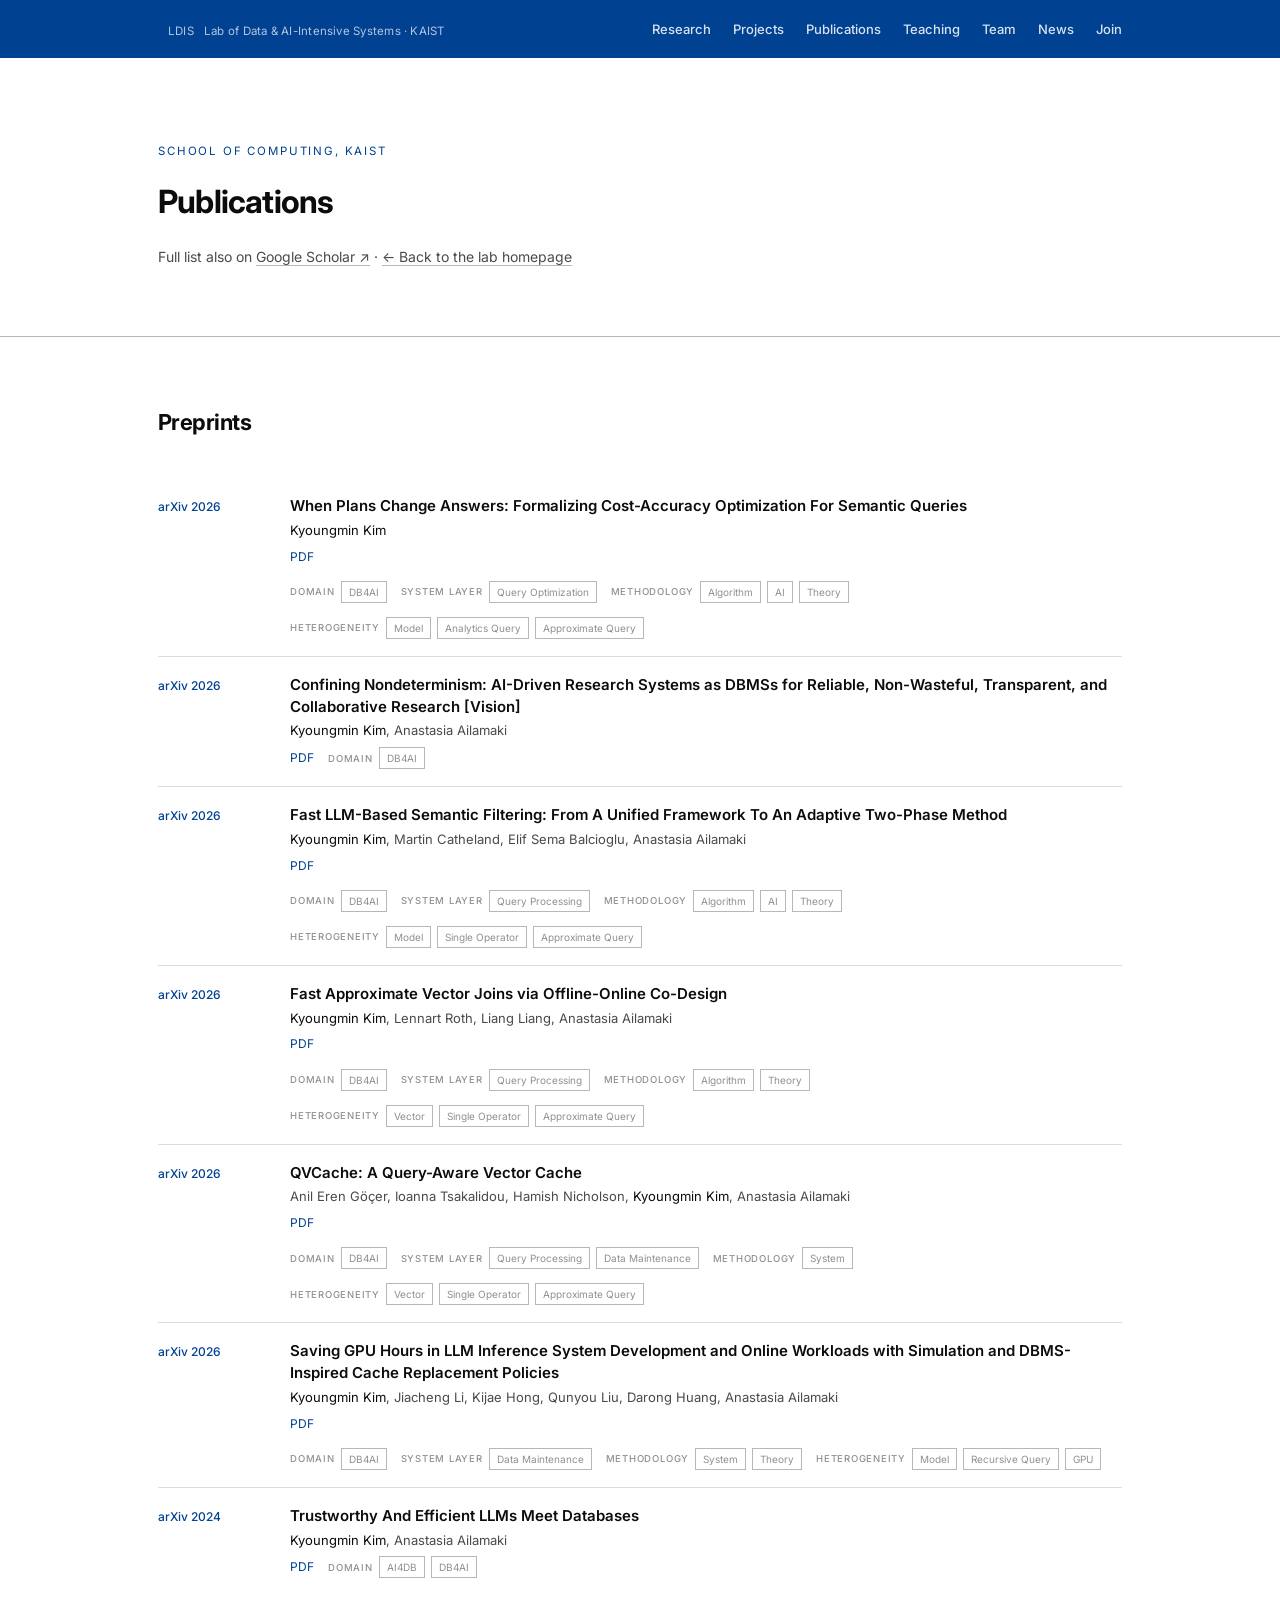
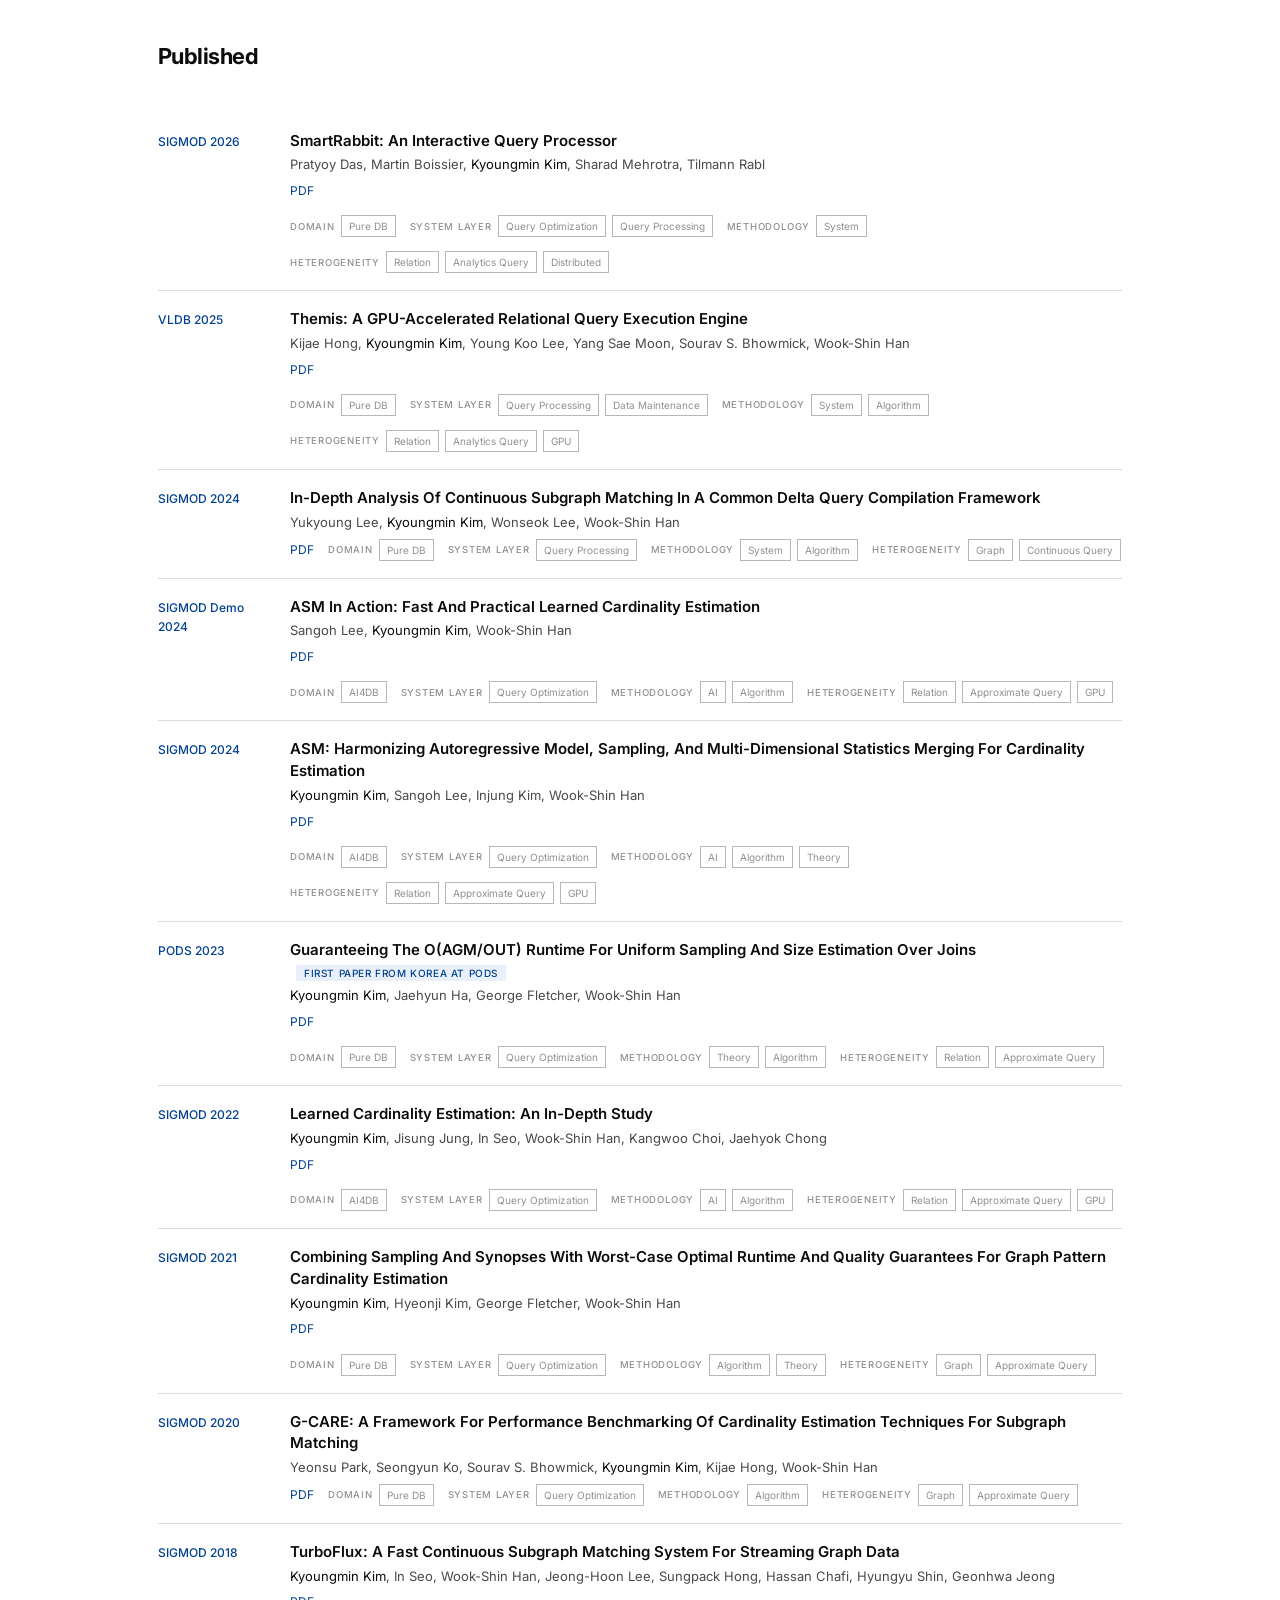
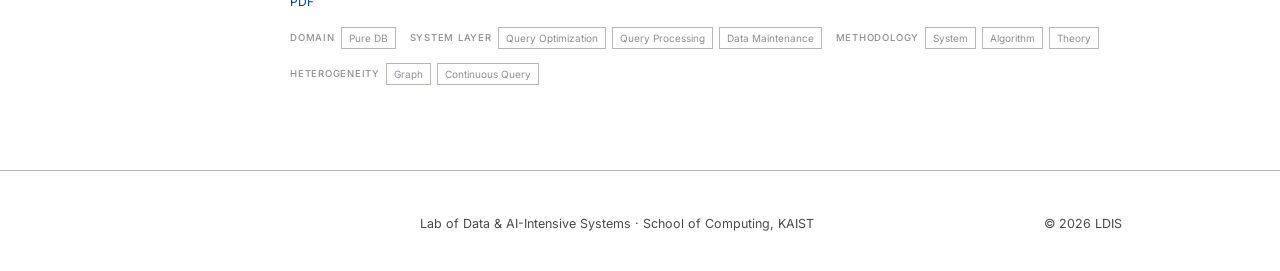
<file: publications.html>
<!DOCTYPE html>
<html lang="en">
<head>
<meta charset="UTF-8">
<meta name="viewport" content="width=device-width, initial-scale=1.0">
<title>Publications — LDIS, KAIST</title>
<meta name="description" content="Publications of LDIS (Lab of Data & AI-Intensive Systems), KAIST.">
<link rel="canonical" href="https://ldis.kaist.ac.kr/publications.html">
<meta property="og:title" content="Publications — LDIS, KAIST">
<meta property="og:description" content="Publications of LDIS (Lab of Data & AI-Intensive Systems), KAIST.">
<meta property="og:url" content="https://ldis.kaist.ac.kr/publications.html">
<meta property="og:type" content="website">
<link rel="icon" type="image/svg+xml" href="files/favicon.svg">
<link rel="preconnect" href="https://fonts.googleapis.com">
<link rel="preconnect" href="https://fonts.gstatic.com" crossorigin>
<!-- Uses the same theme as index.html so the two pages stay visually
     consistent. If you change the theme link in index.html, change it
     here too. -->
<link rel="stylesheet" href="themes/theme-swiss.css">
<!-- Lab name/abbreviation/contact email live in files/site-config.js,
     shared by every page — see that file to change them site-wide. -->
<script src="files/site-config.js"></script>
<!-- Which of the 4 Research lenses (Domain/System layer/Methodology/
     Heterogeneity) each topic belongs to — same file index.html uses,
     so a paper's tags render grouped by lens here too. -->
<script src="files/topics.js"></script>
</head>
<body>

<nav>
  <div class="wrap nav-inner">
    <a class="brand" href="index.html"><span data-site="brand-abbr"></span><span data-site="brand-tagline"></span></a>
    <div class="nav-links" id="nav-links">
      <a href="index.html#research">Research</a>
      <a href="projects.html">Projects</a>
      <a href="publications.html">Publications</a>
      <a href="teaching.html">Teaching</a>
      <a href="team.html">Team</a>
      <a href="news.html">News</a>
      <a href="index.html#join">Join</a>
    </div>
    <button class="nav-toggle" id="nav-toggle" aria-label="Toggle menu" aria-expanded="false">&#9776;</button>
  </div>
</nav>

<header>
  <div class="wrap">
    <span class="overline" data-site="overline"></span>
    <h1>Publications</h1>
    <p class="hero-sub">
      Full list also on <a href="https://scholar.google.com/citations?user=QCtdJScAAAAJ" target="_blank" rel="noopener">Google Scholar &nearr;</a>
      &middot; <a href="index.html">&larr; Back to the lab homepage</a>
    </p>
  </div>
</header>

<section id="all-publications">
  <div class="wrap">
    <div id="pub-ongoing-section">
      <div class="sec-head">
        <!-- <span class="kicker">Preprints</span> -->
        <h2>Preprints</h2>
      </div>
      <div id="pub-list-ongoing"></div>
    </div>
    <div id="pub-published-section" style="margin-top: 44px;">
      <div class="sec-head">
        <!-- <span class="kicker">Peer-reviewed</span> -->
        <h2>Published</h2>
      </div>
      <div id="pub-list-published"></div>
    </div>
    <div id="pub-list-flat"></div>
  </div>
</section>

<footer>
  <div class="wrap foot">
    <span class="brand" data-site="footer-abbr"></span>
    <span data-site="footer-tagline"></span>
    <span data-site="footer-copyright"></span>
  </div>
</footer>

<script>
/* ==========================================================
   BRANDING
   ----------------------------------------------------------
   Fills in every [data-site] element above from files/site-config.js
   (loaded in <head>), and builds this page's title/meta description
   from the same fields — see that file to change the lab's name,
   abbreviation, or contact email site-wide.
   ========================================================== */
/* static <title>/<meta description> in <head> are for crawlers that do not run JS (Naver, Daum); the JS below only fills them if they are empty. */
if (!document.title) document.title = `Publications — ${SITE.ABBR}, ${SITE.INSTITUTION}`;
if (!document.querySelector('meta[name="description"]').getAttribute("content")) document.querySelector('meta[name="description"]').setAttribute("content",
  `Publications from the ${SITE.ABBR} (${SITE.NAME}), ${SITE.SCHOOL}, ${SITE.INSTITUTION}.`);
applySiteBrand();
</script>
<script>
/* ==========================================================
   DATA
   ----------------------------------------------------------
   Publications live ENTIRELY in files/publications.csv — no
   publication data is duplicated here. Columns:
     title | authors | conference | year | tags | highlight | pdf | code | status
     - tags: semicolon-separated
     - highlight: leave empty for a normal entry, or put a short note
       (e.g. "Best Paper", "Selected") to show a badge next to the title
     - pdf / code: leave empty if not available yet
     - status: "ongoing" (arXiv preprints / not yet formally published —
       shown in the "Ongoing" section up top) or "published" (shown in
       "Published" below). Leave empty and every row falls back to one
       flat list with no section headers.
   This page fetches that CSV directly (works when served over
   Live Server / GitHub Pages / any static host — NOT when this page
   is opened directly via file://, since browsers block that fetch).
   If the CSV can't be loaded, a clear error message is shown instead
   of any hardcoded data — see loadSheet() below.
   ========================================================== */
const PUBS_SHEET_URL = "files/publications.csv";

let papers = [];

function pubHTML(p) {
  const links = [];
  if (p.pdf && p.pdf !== "") links.push(`<a href="${p.pdf}">PDF</a>`);
  if (p.code && p.code !== "") links.push(`<a href="${p.code}">Code</a>`);
  return `<div class="pub-item">
    <span class="pub-venue">${p.conference} ${p.year}</span>
    <div>
      <div class="pub-title">${p.title}${p.highlight ? ` <span class="pub-highlight">${p.highlight}</span>` : ""}</div>
      <div class="pub-authors">${p.authors}</div>
      <div class="pub-meta">${links.join("")}
        <span class="pub-tags">${pubTagsHTML(p.tags)}</span>
      </div>
    </div>
  </div>`;
}

function byYearDesc(a, b) { return (parseInt(b.year) || 0) - (parseInt(a.year) || 0); }

function renderPubs() {
  const ongoingSec = document.getElementById("pub-ongoing-section");
  const publishedSec = document.getElementById("pub-published-section");
  const flatList = document.getElementById("pub-list-flat");

  if (!papers.length) {
    ongoingSec.hidden = true; publishedSec.hidden = true;
    flatList.hidden = false;
    flatList.innerHTML = `<p class="tp-empty">Publications are on the way.</p>`;
    return;
  }

  const hasStatus = papers.some(p => p.status === "ongoing" || p.status === "published");
  if (!hasStatus) {
    // No status column filled in — fall back to one flat list, newest first.
    ongoingSec.hidden = true; publishedSec.hidden = true;
    flatList.hidden = false;
    flatList.innerHTML = papers.slice().sort(byYearDesc).map(pubHTML).join("");
    return;
  }

  const ongoing = papers.filter(p => p.status === "ongoing").sort(byYearDesc);
  const published = papers.filter(p => p.status !== "ongoing").sort(byYearDesc);

  flatList.hidden = true;
  ongoingSec.hidden = !ongoing.length;
  publishedSec.hidden = !published.length;
  document.getElementById("pub-list-ongoing").innerHTML = ongoing.map(pubHTML).join("");
  document.getElementById("pub-list-published").innerHTML = published.map(pubHTML).join("");
}

function parseCSV(text) {
  const rows = []; let row = [], cur = "", inQ = false;
  for (let i = 0; i < text.length; i++) {
    const c = text[i];
    if (inQ) {
      if (c === '"') { if (text[i+1] === '"') { cur += '"'; i++; } else inQ = false; }
      else cur += c;
    } else if (c === '"') inQ = true;
    else if (c === ",") { row.push(cur); cur = ""; }
    else if (c === "\n" || c === "\r") {
      if (cur !== "" || row.length) { row.push(cur); rows.push(row); row = []; cur = ""; }
    } else cur += c;
  }
  if (cur !== "" || row.length) { row.push(cur); rows.push(row); }
  return rows;
}

async function loadSheet() {
  if (!PUBS_SHEET_URL) return false;
  try {
    const res = await fetch(PUBS_SHEET_URL);
    if (!res.ok) return false;
    const rows = parseCSV(await res.text());
    const head = rows[0].map(h => h.trim().toLowerCase());
    const idx = k => head.indexOf(k);
    const loaded = rows.slice(1).filter(r => r[idx("title")]).map(r => ({
      title: r[idx("title")], authors: r[idx("authors")],
      conference: r[idx("conference")], year: r[idx("year")],
      tags: (r[idx("tags")] || "").split(";").map(s => s.trim()).filter(Boolean),
      highlight: (r[idx("highlight")] || "").trim(),
      pdf: r[idx("pdf")] || "", code: r[idx("code")] || "",
      status: (r[idx("status")] || "").trim().toLowerCase(),
    }));
    if (loaded.length) { papers = loaded; renderPubs(); return true; }
    return false;
  } catch (e) { return false; }
}

document.getElementById("pub-ongoing-section").hidden = true;
document.getElementById("pub-published-section").hidden = true;
document.getElementById("pub-list-flat").innerHTML = `<p class="tp-empty">Loading publications…</p>`;
loadSheet().then(ok => {
  if (!ok) {
    document.getElementById("pub-list-flat").hidden = false;
    document.getElementById("pub-list-flat").innerHTML =
      `<p class="tp-empty">Could not load files/publications.csv — this page needs to be served over HTTP (Live Server, GitHub Pages, etc.), not opened directly as a file.</p>`;
  }
});
</script>
<script src="files/nav.js"></script>
</body>
</html>
</file>
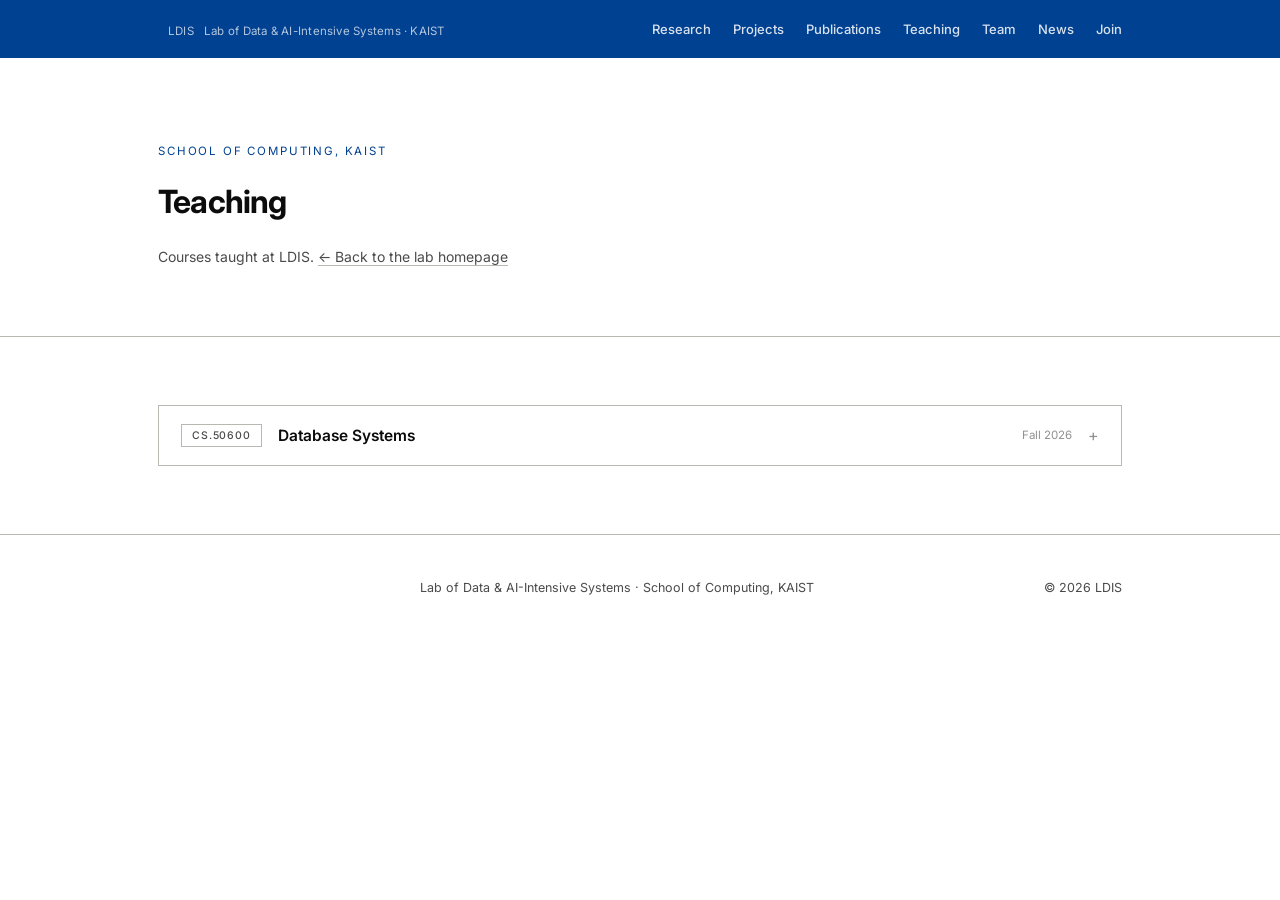
<file: teaching.html>
<!DOCTYPE html>
<html lang="en">
<head>
<meta charset="UTF-8">
<meta name="viewport" content="width=device-width, initial-scale=1.0">
<title>Teaching — LDIS, KAIST</title>
<meta name="description" content="Courses taught by Prof. Kyoungmin Kim at KAIST School of Computing.">
<link rel="canonical" href="https://ldis.kaist.ac.kr/teaching.html">
<meta property="og:title" content="Teaching — LDIS, KAIST">
<meta property="og:description" content="Courses taught by Prof. Kyoungmin Kim at KAIST School of Computing.">
<meta property="og:url" content="https://ldis.kaist.ac.kr/teaching.html">
<meta property="og:type" content="website">
<link rel="icon" type="image/svg+xml" href="files/favicon.svg">
<link rel="preconnect" href="https://fonts.googleapis.com">
<link rel="preconnect" href="https://fonts.gstatic.com" crossorigin>
<!-- Uses the same theme as index.html so every page stays visually
     consistent. If you change the theme link in index.html, change it
     here too. -->
<link rel="stylesheet" href="themes/theme-swiss.css">
<!-- Lab name/abbreviation/contact email live in files/site-config.js,
     shared by every page — see that file to change them site-wide. -->
<script src="files/site-config.js"></script>
</head>
<body>

<nav>
  <div class="wrap nav-inner">
    <a class="brand" href="index.html"><span data-site="brand-abbr"></span><span data-site="brand-tagline"></span></a>
    <div class="nav-links" id="nav-links">
      <a href="index.html#research">Research</a>
      <a href="projects.html">Projects</a>
      <a href="publications.html">Publications</a>
      <a href="teaching.html">Teaching</a>
      <a href="team.html">Team</a>
      <a href="news.html">News</a>
      <a href="index.html#join">Join</a>
    </div>
    <button class="nav-toggle" id="nav-toggle" aria-label="Toggle menu" aria-expanded="false">&#9776;</button>
  </div>
</nav>

<header>
  <div class="wrap">
    <span class="overline" data-site="overline"></span>
    <h1>Teaching</h1>
    <p class="hero-sub">
      Courses taught at <span data-site="brand-abbr"></span>. <a href="index.html">&larr; Back to the lab homepage</a>
    </p>
  </div>
</header>

<section id="all-courses">
  <div class="wrap">
    <div id="course-list"></div>
  </div>
</section>

<footer>
  <div class="wrap foot">
    <span class="brand" data-site="footer-abbr"></span>
    <span data-site="footer-tagline"></span>
    <span data-site="footer-copyright"></span>
  </div>
</footer>

<script>
/* ==========================================================
   BRANDING
   ========================================================== */
/* static <title>/<meta description> in <head> are for crawlers that do not run JS (Naver, Daum); the JS below only fills them if they are empty. */
if (!document.title) document.title = `Teaching — ${SITE.ABBR}, ${SITE.INSTITUTION}`;
if (!document.querySelector('meta[name="description"]').getAttribute("content")) document.querySelector('meta[name="description"]').setAttribute("content",
  `Courses taught at the ${SITE.ABBR} (${SITE.NAME}), ${SITE.SCHOOL}, ${SITE.INSTITUTION}.`);
applySiteBrand();
</script>
<script>
/* ==========================================================
   DATA
   ----------------------------------------------------------
   Courses live ENTIRELY in files/courses.csv — no course data is
   duplicated here. This page only fetches and renders that CSV.
   Columns: code | title | semester | description | topics | grading | syllabus
     - syllabus: link to the syllabus HTML/PDF (e.g.
       files/cs50600-syllabus.html) or an external page. Leave empty
       to show "Syllabus coming soon."
   Requires the site to be served over HTTP (Live Server / GitHub
   Pages) — opening this page directly via file:// cannot fetch local
   files, so courses won't load that way; see the error message below.
   ========================================================== */
const COURSES_SHEET_URL = "files/courses.csv";

function parseCSV(text) {
  const rows = []; let row = [], cur = "", inQ = false;
  for (let i = 0; i < text.length; i++) {
    const c = text[i];
    if (inQ) {
      if (c === '"') { if (text[i+1] === '"') { cur += '"'; i++; } else inQ = false; }
      else cur += c;
    } else if (c === '"') inQ = true;
    else if (c === ",") { row.push(cur); cur = ""; }
    else if (c === "\n" || c === "\r") {
      if (cur !== "" || row.length) { row.push(cur); rows.push(row); row = []; cur = ""; }
    } else cur += c;
  }
  if (cur !== "" || row.length) { row.push(cur); rows.push(row); }
  return rows;
}

function renderCourses(list) {
  document.getElementById("course-list").innerHTML = list.map((c, i) => `
    <div class="acc" id="course-${i}">
      <button class="acc-head" aria-expanded="false">
        <span class="badge b-code">${c.code}</span>
        <span class="acc-title">${c.title}</span>
        <span class="acc-meta">${c.semester || ""}</span>
        <span class="chev">+</span>
      </button>
      <div class="acc-body">
        ${c.description ? `<div class="p-field"><h5>About</h5><p>${c.description}</p></div>` : ""}
        ${(c.topics || "").trim() ? `<div class="p-field"><h5>Topics</h5><p>${c.topics}</p></div>` : ""}
        ${(c.grading || "").trim() ? `<div class="p-field"><h5>Grading</h5><p>${c.grading}</p></div>` : ""}
        ${(c.syllabus || "").trim()
          ? `<a class="syll-link" href="${c.syllabus}" target="_blank" rel="noopener">Syllabus</a>`
          : `<p class="ask" style="margin-top:16px;">Syllabus coming soon.</p>`}
      </div>
    </div>`).join("");
}

document.addEventListener("click", e => {
  const head = e.target.closest(".acc-head");
  if (!head) return;
  const acc = head.parentElement;
  const on = acc.classList.toggle("on");
  head.setAttribute("aria-expanded", on);
});

async function loadSheetGeneric(url, apply) {
  if (!url) return false;
  try {
    const res = await fetch(url);
    if (!res.ok) return false;
    const rows = parseCSV(await res.text());
    const head = rows[0].map(h => h.trim().toLowerCase());
    const items = rows.slice(1).filter(r => r.some(c => (c || "").trim()))
      .map(r => Object.fromEntries(head.map((h, j) => [h, r[j] || ""])));
    if (items.length) { apply(items); return true; }
    return false;
  } catch (e) { return false; }
}

document.getElementById("course-list").innerHTML = `<p class="tp-empty">Loading courses…</p>`;
loadSheetGeneric(COURSES_SHEET_URL, renderCourses).then(ok => {
  if (!ok) document.getElementById("course-list").innerHTML =
    `<p class="tp-empty">Could not load files/courses.csv — this page needs to be served over HTTP (Live Server, GitHub Pages, etc.), not opened directly as a file.</p>`;
});
</script>
<script src="files/nav.js"></script>
</body>
</html>
</file>
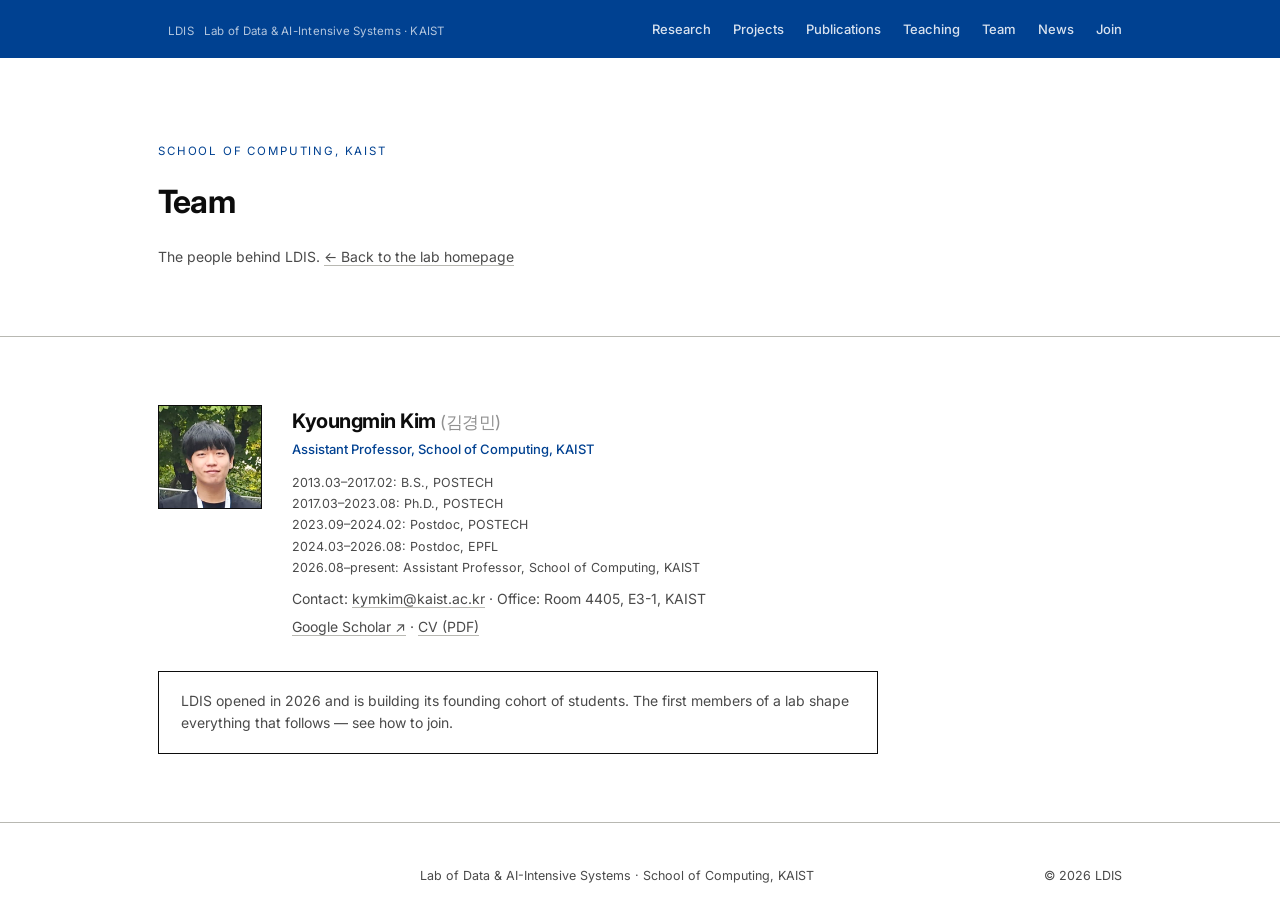
<file: team.html>
<!DOCTYPE html>
<html lang="en">
<head>
<meta charset="UTF-8">
<meta name="viewport" content="width=device-width, initial-scale=1.0">
<title>Team — LDIS, KAIST (김경민 교수)</title>
<meta name="description" content="People of LDIS, KAIST School of Computing: Prof. Kyoungmin Kim (김경민 교수) and students.">
<link rel="canonical" href="https://ldis.kaist.ac.kr/team.html">
<meta property="og:title" content="Team — LDIS, KAIST (김경민 교수)">
<meta property="og:description" content="People of LDIS, KAIST School of Computing: Prof. Kyoungmin Kim (김경민 교수) and students.">
<meta property="og:url" content="https://ldis.kaist.ac.kr/team.html">
<meta property="og:type" content="website">
<link rel="icon" type="image/svg+xml" href="files/favicon.svg">
<link rel="preconnect" href="https://fonts.googleapis.com">
<link rel="preconnect" href="https://fonts.gstatic.com" crossorigin>
<!-- Uses the same theme as index.html so every page stays visually
     consistent. If you change the theme link in index.html, change it
     here too. -->
<link rel="stylesheet" href="themes/theme-swiss.css">
<!-- Lab name/abbreviation/contact email live in files/site-config.js,
     shared by every page — see that file to change them site-wide. -->
<script src="files/site-config.js"></script>
</head>
<body>

<nav>
  <div class="wrap nav-inner">
    <a class="brand" href="index.html"><span data-site="brand-abbr"></span><span data-site="brand-tagline"></span></a>
    <div class="nav-links" id="nav-links">
      <a href="index.html#research">Research</a>
      <a href="projects.html">Projects</a>
      <a href="publications.html">Publications</a>
      <a href="teaching.html">Teaching</a>
      <a href="team.html">Team</a>
      <a href="news.html">News</a>
      <a href="index.html#join">Join</a>
    </div>
    <button class="nav-toggle" id="nav-toggle" aria-label="Toggle menu" aria-expanded="false">&#9776;</button>
  </div>
</nav>

<header>
  <div class="wrap">
    <span class="overline" data-site="overline"></span>
    <h1>Team</h1>
    <p class="hero-sub">
      The people behind <span data-site="brand-abbr"></span>. <a href="index.html">&larr; Back to the lab homepage</a>
    </p>
  </div>
</header>

<section id="team">
  <div class="wrap">
    <div class="prof">
      <div class="prof-photo"><img src="files/self.jpeg" alt="Kyoungmin Kim" width="104" height="104" style="width:104px;height:104px;object-fit:cover;display:block;"></div>
      <div>
        <h3>Kyoungmin Kim <span lang="ko" style="font-weight:400;color:var(--ink-faint);font-size:.85em;">(김경민)</span></h3>
        <div class="role">Assistant Professor, School of Computing, KAIST</div>
        <div class="bio">
          <ul class="bio-history">
            <li>2013.03–2017.02: B.S., POSTECH</li>
            <li>2017.03–2023.08: Ph.D., POSTECH</li>
            <li>2023.09–2024.02: Postdoc, POSTECH</li>
            <li>2024.03–2026.08: Postdoc, EPFL</li>
            <li>2026.08–present: Assistant Professor, School of Computing, KAIST</li>
          </ul>
          <p class="bio-contact">Contact: <a href="mailto:kymkim@kaist.ac.kr">kymkim@kaist.ac.kr</a> &middot; Office: Room 4405, E3-1, KAIST</p>
          <p class="bio-links">
            <a href="https://scholar.google.com/citations?user=QCtdJScAAAAJ" target="_blank" rel="noopener">Google Scholar &nearr;</a>
            &middot; <a href="files/kyoungmin-kim-cv.pdf" target="_blank" rel="noopener">CV (PDF)</a>
          </p>
        </div>
      </div>
    </div>
    <div class="recruit-line">
      <span data-site="brand-abbr"></span> opened in <span data-site="site-year"></span> and is building its founding cohort of students.
      The first members of a lab shape everything that follows — see <a href="index.html#join">how to join</a>.
    </div>
  </div>
</section>

<footer>
  <div class="wrap foot">
    <span class="brand" data-site="footer-abbr"></span>
    <span data-site="footer-tagline"></span>
    <span data-site="footer-copyright"></span>
  </div>
</footer>

<script>
/* ==========================================================
   BRANDING
   ========================================================== */
/* static <title>/<meta description> in <head> are for crawlers that do not run JS (Naver, Daum); the JS below only fills them if they are empty. */
if (!document.title) document.title = `Team — ${SITE.ABBR}, ${SITE.INSTITUTION}`;
if (!document.querySelector('meta[name="description"]').getAttribute("content")) document.querySelector('meta[name="description"]').setAttribute("content",
  `Team of the ${SITE.ABBR} (${SITE.NAME}), ${SITE.SCHOOL}, ${SITE.INSTITUTION}.`);
applySiteBrand();
</script>
<script src="files/nav.js"></script>
</body>
</html>
</file>
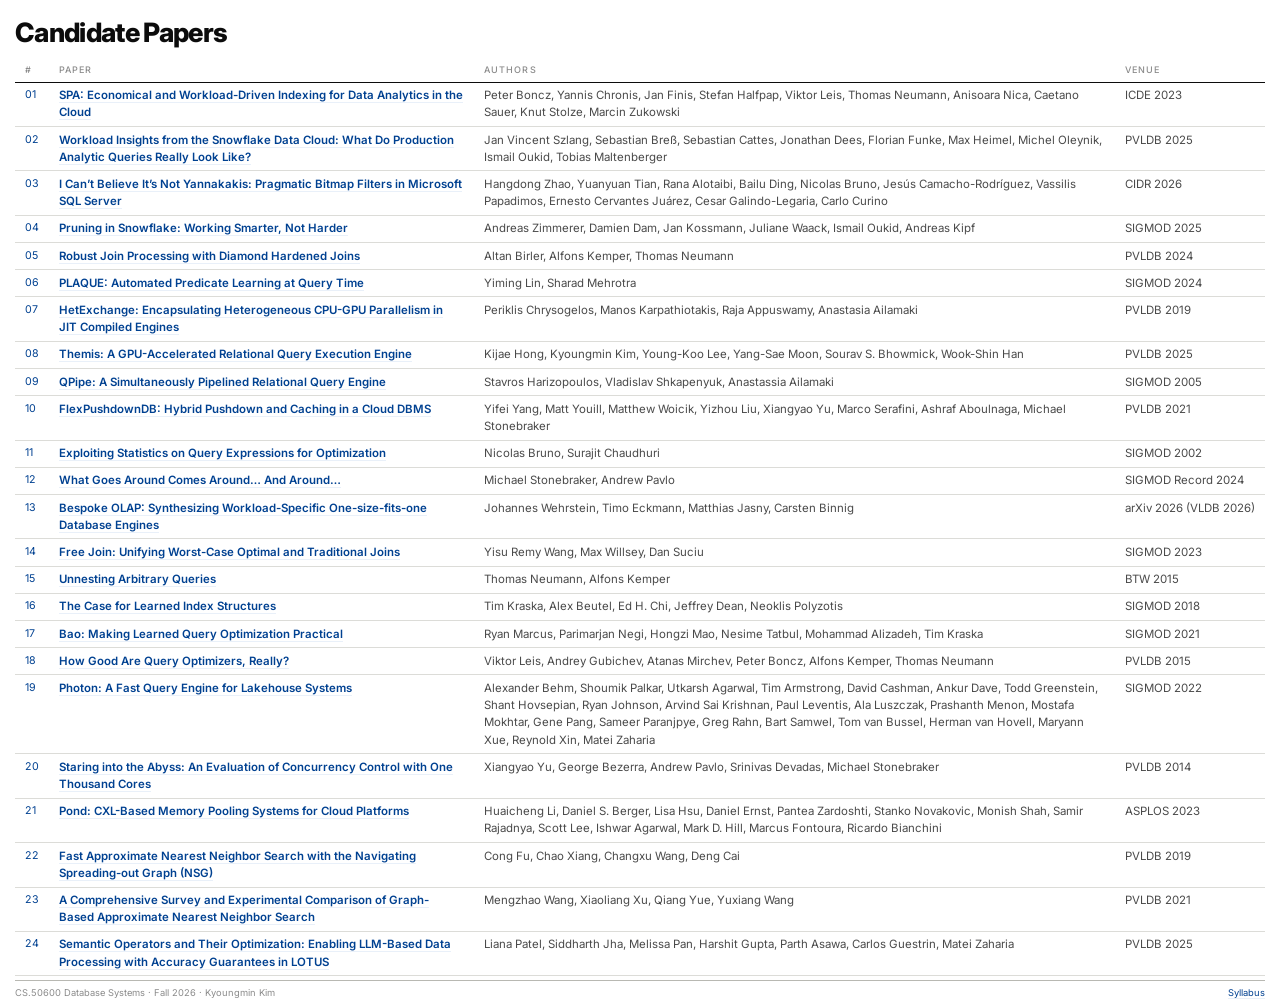
<file: files/cs50600-papers.html>
<!DOCTYPE html>
<html lang="en">
<head>
<meta charset="UTF-8">
<title>CS.50600 Database Systems — Paper Review Candidates</title>
<link href="https://fonts.googleapis.com/css2?family=Inter:wght@400;500;600;700;800&display=swap" rel="stylesheet">
<style>
  :root {
    --ink: #0c0c0c; --soft: #4a4a4a; --faint: #8b8b8b;
    --line: #dcdcd8; --dark: #b8b8b2; --accent: #004191; --accent-soft: #e9f0f9;
  }
  @page { size: A4; margin: 16mm 14mm; }
  * { margin: 0; padding: 0; box-sizing: border-box; }
  html, body { background: #fff; }
  body {
    font-family: 'Inter', sans-serif; font-size: 9.5pt; color: var(--ink);
    line-height: 1.5; -webkit-print-color-adjust: exact; print-color-adjust: exact;
  }
  .page { padding: 0 4mm; }
  .mono { font-family: 'Inter', sans-serif; }

  /* header */
  .head { display: flex; justify-content: space-between; align-items: flex-end; border-bottom: 2.5px solid var(--ink); padding-bottom: 12px; }
  .brand { font-weight: 800; font-size: 15pt; letter-spacing: -0.02em; }
  .brand span { font-family: 'Inter', sans-serif; font-weight: 400; font-size: 7.5pt; color: var(--faint); margin-left: 8px; letter-spacing: .02em; }
  .head-right { font-family: 'Inter', sans-serif; font-size: 7.5pt; color: var(--soft); text-align: right; line-height: 1.6; }

  .course { margin-top: 12px; }
  .overline { font-family: 'Inter', sans-serif; font-size: 8pt; letter-spacing: .15em; text-transform: uppercase; color: var(--accent); }
  h1 { font-size: 20pt; font-weight: 800; letter-spacing: -0.025em; margin-top: 6px; }
  .subtitle { color: var(--soft); margin-top: 4px; font-size: 10pt; }

  /* info grid */
  .info { display: grid; grid-template-columns: 1fr 1fr 1fr; border: 1px solid var(--ink); margin-top: 16px; }
  .info div { padding: 5px 12px; border-right: 1px solid var(--line); }
  .info div:nth-child(3n) { border-right: none; }
  .info div:nth-child(n+4) { border-top: 1px solid var(--line); }
  .info b { display: block; font-family: 'Inter', sans-serif; font-weight: 500; font-size: 6.8pt; letter-spacing: .12em; text-transform: uppercase; color: var(--faint); margin-bottom: 2px; }
  .info span { font-size: 9pt; font-weight: 500; }

  h2 { font-size: 11.5pt; font-weight: 700; letter-spacing: -0.01em; margin: 12px 0 6px; padding-top: 9px; border-top: 1px solid var(--dark); }
  h2 .no { font-family: 'Inter', sans-serif; font-size: 8pt; color: var(--accent); font-weight: 500; margin-right: 8px; }
  p { color: var(--soft); margin-bottom: 7px; }
  p strong { color: var(--ink); }

  ul.compact { margin: 4px 0 4px 0; list-style: none; }
  ul.compact li { color: var(--soft); padding-left: 14px; position: relative; margin-bottom: 2px; }
  ul.compact li::before { content: "–"; position: absolute; left: 0; color: var(--accent); }
  ul.compact li strong { color: var(--ink); }

  /* schedule table */
  table { width: 100%; border-collapse: collapse; margin-top: 6px; }
  th { font-family: 'Inter', sans-serif; font-weight: 500; font-size: 6.8pt; letter-spacing: .12em; text-transform: uppercase; color: var(--faint); text-align: left; padding: 5px 10px; border-bottom: 1.5px solid var(--ink); }
  td { padding: 4.5px 10px; border-bottom: 1px solid var(--line); vertical-align: top; font-size: 8.6pt; }
  td.wk { font-family: 'Inter', sans-serif; font-size: 8pt; color: var(--accent); white-space: nowrap; width: 34px; }
  td.topic { font-weight: 600; width: 34%; }
  td.detail { color: var(--soft); }
  tr.part td { background: var(--accent-soft); font-family: 'Inter', sans-serif; font-size: 7pt; letter-spacing: .13em; text-transform: uppercase; color: var(--accent); font-weight: 500; padding: 4px 10px; border-bottom: 1px solid var(--line); }
  tr.exam td.topic, tr.exam td.detail { color: var(--ink); }
  tr.exam td { background: #f6f6f3; }
  span.nc { font-family: 'Inter', sans-serif; font-size: 7pt; color: var(--accent); white-space: nowrap; }

  /* grading bar */
  .gbar { display: flex; height: 20px; border: 1px solid var(--ink); margin: 8px 0 5px; }
  .gbar div { display: flex; align-items: center; justify-content: center; font-family: 'Inter', sans-serif; font-size: 6.8pt; letter-spacing: .04em; color: #fff; white-space: nowrap; overflow: hidden; }
  .glegend { display: flex; gap: 16px; flex-wrap: wrap; margin-bottom: 6px; }
  .glegend span { font-size: 8.3pt; color: var(--soft); }
  .glegend b { font-family: 'Inter', sans-serif; font-weight: 500; font-size: 8pt; color: var(--ink); }

  .note { border: 1px solid var(--dark); background: #fafaf7; padding: 10px 14px; margin-top: 10px; font-size: 8.6pt; color: var(--soft); }
  .note b { color: var(--ink); }

  .foot { margin-top: 4px; padding-top: 5px; border-top: 1px solid var(--dark); display: flex; justify-content: space-between; font-family: 'Inter', sans-serif; font-size: 7pt; color: var(--faint); }

  .pagebreak { break-before: page; }
  h2, tr { break-inside: avoid; }
  a { color: var(--accent); text-decoration: none; border-bottom: 1px solid var(--accent-soft); }
</style>
</head>
<body>
<div class="page">
  <div class="course">
    <h1>Candidate Papers</h1>
  </div>

  <table>
    <tr><th style="width:30px">#</th><th style="width:30%">Paper</th><th>Authors</th><th>Venue</th></tr>
    <tr><td class="wk">01</td><td class="topic"><a href="https://ieeexplore.ieee.org/document/10184818" target="_blank">SPA: Economical and Workload-Driven Indexing for Data Analytics in the Cloud</a></td><td class="detail">Peter Boncz, Yannis Chronis, Jan Finis, Stefan Halfpap, Viktor Leis, Thomas Neumann, Anisoara Nica, Caetano Sauer, Knut Stolze, Marcin Zukowski</td><td class="detail" style="white-space:nowrap">ICDE 2023</td></tr>
    <tr><td class="wk">02</td><td class="topic"><a href="https://dl.acm.org/doi/10.14778/3750601.3750632" target="_blank">Workload Insights from the Snowflake Data Cloud: What Do Production Analytic Queries Really Look Like?</a></td><td class="detail">Jan Vincent Szlang, Sebastian Bre&szlig;, Sebastian Cattes, Jonathan Dees, Florian Funke, Max Heimel, Michel Oleynik, Ismail Oukid, Tobias Maltenberger</td><td class="detail" style="white-space:nowrap">PVLDB 2025</td></tr>
    <tr><td class="wk">03</td><td class="topic"><a href="https://www.vldb.org/cidrdb/papers/2026/p29-zhao.pdf" target="_blank">I Can&rsquo;t Believe It&rsquo;s Not Yannakakis: Pragmatic Bitmap Filters in Microsoft SQL Server</a></td><td class="detail">Hangdong Zhao, Yuanyuan Tian, Rana Alotaibi, Bailu Ding, Nicolas Bruno, Jes&uacute;s Camacho-Rodr&iacute;guez, Vassilis Papadimos, Ernesto Cervantes Ju&aacute;rez, Cesar Galindo-Legaria, Carlo Curino</td><td class="detail" style="white-space:nowrap">CIDR 2026</td></tr>
    <tr><td class="wk">04</td><td class="topic"><a href="https://dl.acm.org/doi/10.1145/3722212.3724447" target="_blank">Pruning in Snowflake: Working Smarter, Not Harder</a></td><td class="detail">Andreas Zimmerer, Damien Dam, Jan Kossmann, Juliane Waack, Ismail Oukid, Andreas Kipf</td><td class="detail" style="white-space:nowrap">SIGMOD 2025</td></tr>
    <tr><td class="wk">05</td><td class="topic"><a href="https://dl.acm.org/doi/10.14778/3681954.3681995" target="_blank">Robust Join Processing with Diamond Hardened Joins</a></td><td class="detail">Altan Birler, Alfons Kemper, Thomas Neumann</td><td class="detail" style="white-space:nowrap">PVLDB 2024</td></tr>
    <tr><td class="wk">06</td><td class="topic"><a href="https://dl.acm.org/doi/10.1145/3639301" target="_blank">PLAQUE: Automated Predicate Learning at Query Time</a></td><td class="detail">Yiming Lin, Sharad Mehrotra</td><td class="detail" style="white-space:nowrap">SIGMOD 2024</td></tr>
    <tr><td class="wk">07</td><td class="topic"><a href="https://dl.acm.org/doi/10.14778/3303753.3303760" target="_blank">HetExchange: Encapsulating Heterogeneous CPU-GPU Parallelism in JIT Compiled Engines</a></td><td class="detail">Periklis Chrysogelos, Manos Karpathiotakis, Raja Appuswamy, Anastasia Ailamaki</td><td class="detail" style="white-space:nowrap">PVLDB 2019</td></tr>
    <tr><td class="wk">08</td><td class="topic"><a href="https://dl.acm.org/doi/10.14778/3705829.3705856" target="_blank">Themis: A GPU-Accelerated Relational Query Execution Engine</a></td><td class="detail">Kijae Hong, Kyoungmin Kim, Young-Koo Lee, Yang-Sae Moon, Sourav S. Bhowmick, Wook-Shin Han</td><td class="detail" style="white-space:nowrap">PVLDB 2025</td></tr>
    <tr><td class="wk">09</td><td class="topic"><a href="https://dl.acm.org/doi/10.1145/1066157.1066201" target="_blank">QPipe: A Simultaneously Pipelined Relational Query Engine</a></td><td class="detail">Stavros Harizopoulos, Vladislav Shkapenyuk, Anastassia Ailamaki</td><td class="detail" style="white-space:nowrap">SIGMOD 2005</td></tr>
    <tr><td class="wk">10</td><td class="topic"><a href="https://dl.acm.org/doi/10.14778/3476249.3476265" target="_blank">FlexPushdownDB: Hybrid Pushdown and Caching in a Cloud DBMS</a></td><td class="detail">Yifei Yang, Matt Youill, Matthew Woicik, Yizhou Liu, Xiangyao Yu, Marco Serafini, Ashraf Aboulnaga, Michael Stonebraker</td><td class="detail" style="white-space:nowrap">PVLDB 2021</td></tr>
    <tr><td class="wk">11</td><td class="topic"><a href="https://dl.acm.org/doi/10.1145/564691.564722" target="_blank">Exploiting Statistics on Query Expressions for Optimization</a></td><td class="detail">Nicolas Bruno, Surajit Chaudhuri</td><td class="detail" style="white-space:nowrap">SIGMOD 2002</td></tr>
    <tr><td class="wk">12</td><td class="topic"><a href="https://dl.acm.org/doi/10.1145/3685980.3685984" target="_blank">What Goes Around Comes Around&hellip; And Around&hellip;</a></td><td class="detail">Michael Stonebraker, Andrew Pavlo</td><td class="detail" style="white-space:nowrap">SIGMOD Record 2024</td></tr>
    <tr><td class="wk">13</td><td class="topic"><a href="https://arxiv.org/abs/2603.02001" target="_blank">Bespoke OLAP: Synthesizing Workload-Specific One-size-fits-one Database Engines</a></td><td class="detail">Johannes Wehrstein, Timo Eckmann, Matthias Jasny, Carsten Binnig</td><td class="detail" style="white-space:nowrap">arXiv 2026 (VLDB 2026)</td></tr>
    <tr><td class="wk">14</td><td class="topic"><a href="https://dl.acm.org/doi/10.1145/3589295" target="_blank">Free Join: Unifying Worst-Case Optimal and Traditional Joins</a></td><td class="detail">Yisu Remy Wang, Max Willsey, Dan Suciu</td><td class="detail" style="white-space:nowrap">SIGMOD 2023</td></tr>
    <tr><td class="wk">15</td><td class="topic"><a href="https://dl.gi.de/handle/20.500.12116/2418" target="_blank">Unnesting Arbitrary Queries</a></td><td class="detail">Thomas Neumann, Alfons Kemper</td><td class="detail" style="white-space:nowrap">BTW 2015</td></tr>
    <tr><td class="wk">16</td><td class="topic"><a href="https://dl.acm.org/doi/10.1145/3183713.3196909" target="_blank">The Case for Learned Index Structures</a></td><td class="detail">Tim Kraska, Alex Beutel, Ed H. Chi, Jeffrey Dean, Neoklis Polyzotis</td><td class="detail" style="white-space:nowrap">SIGMOD 2018</td></tr>
    <tr><td class="wk">17</td><td class="topic"><a href="https://dl.acm.org/doi/10.1145/3448016.3452838" target="_blank">Bao: Making Learned Query Optimization Practical</a></td><td class="detail">Ryan Marcus, Parimarjan Negi, Hongzi Mao, Nesime Tatbul, Mohammad Alizadeh, Tim Kraska</td><td class="detail" style="white-space:nowrap">SIGMOD 2021</td></tr>
    <tr><td class="wk">18</td><td class="topic"><a href="https://dl.acm.org/doi/10.14778/2850583.2850594" target="_blank">How Good Are Query Optimizers, Really?</a></td><td class="detail">Viktor Leis, Andrey Gubichev, Atanas Mirchev, Peter Boncz, Alfons Kemper, Thomas Neumann</td><td class="detail" style="white-space:nowrap">PVLDB 2015</td></tr>
    <tr><td class="wk">19</td><td class="topic"><a href="https://dl.acm.org/doi/10.1145/3514221.3526054" target="_blank">Photon: A Fast Query Engine for Lakehouse Systems</a></td><td class="detail">Alexander Behm, Shoumik Palkar, Utkarsh Agarwal, Tim Armstrong, David Cashman, Ankur Dave, Todd Greenstein, Shant Hovsepian, Ryan Johnson, Arvind Sai Krishnan, Paul Leventis, Ala Luszczak, Prashanth Menon, Mostafa Mokhtar, Gene Pang, Sameer Paranjpye, Greg Rahn, Bart Samwel, Tom van Bussel, Herman van Hovell, Maryann Xue, Reynold Xin, Matei Zaharia</td><td class="detail" style="white-space:nowrap">SIGMOD 2022</td></tr>
    <tr><td class="wk">20</td><td class="topic"><a href="https://dl.acm.org/doi/10.14778/2735508.2735511" target="_blank">Staring into the Abyss: An Evaluation of Concurrency Control with One Thousand Cores</a></td><td class="detail">Xiangyao Yu, George Bezerra, Andrew Pavlo, Srinivas Devadas, Michael Stonebraker</td><td class="detail" style="white-space:nowrap">PVLDB 2014</td></tr>
    <tr><td class="wk">21</td><td class="topic"><a href="https://dl.acm.org/doi/10.1145/3575693.3578835" target="_blank">Pond: CXL-Based Memory Pooling Systems for Cloud Platforms</a></td><td class="detail">Huaicheng Li, Daniel S. Berger, Lisa Hsu, Daniel Ernst, Pantea Zardoshti, Stanko Novakovic, Monish Shah, Samir Rajadnya, Scott Lee, Ishwar Agarwal, Mark D. Hill, Marcus Fontoura, Ricardo Bianchini</td><td class="detail" style="white-space:nowrap">ASPLOS 2023</td></tr>
    <tr><td class="wk">22</td><td class="topic"><a href="https://dl.acm.org/doi/10.14778/3303753.3303754" target="_blank">Fast Approximate Nearest Neighbor Search with the Navigating Spreading-out Graph (NSG)</a></td><td class="detail">Cong Fu, Chao Xiang, Changxu Wang, Deng Cai</td><td class="detail" style="white-space:nowrap">PVLDB 2019</td></tr>
    <tr><td class="wk">23</td><td class="topic"><a href="https://dl.acm.org/doi/10.14778/3476249.3476255" target="_blank">A Comprehensive Survey and Experimental Comparison of Graph-Based Approximate Nearest Neighbor Search</a></td><td class="detail">Mengzhao Wang, Xiaoliang Xu, Qiang Yue, Yuxiang Wang</td><td class="detail" style="white-space:nowrap">PVLDB 2021</td></tr>
    <tr><td class="wk">24</td><td class="topic"><a href="https://dl.acm.org/doi/10.14778/3749646.3749685" target="_blank">Semantic Operators and Their Optimization: Enabling LLM-Based Data Processing with Accuracy Guarantees in LOTUS</a></td><td class="detail">Liana Patel, Siddharth Jha, Melissa Pan, Harshit Gupta, Parth Asawa, Carlos Guestrin, Matei Zaharia</td><td class="detail" style="white-space:nowrap">PVLDB 2025</td></tr>
  </table>

  <div class="foot">
    <span>CS.50600 Database Systems &middot; Fall 2026 &middot; Kyoungmin Kim</span>
    <span><a href="cs50600-syllabus.html">Syllabus</a></span>
  </div>
</div>
</body>
</html>
</file>
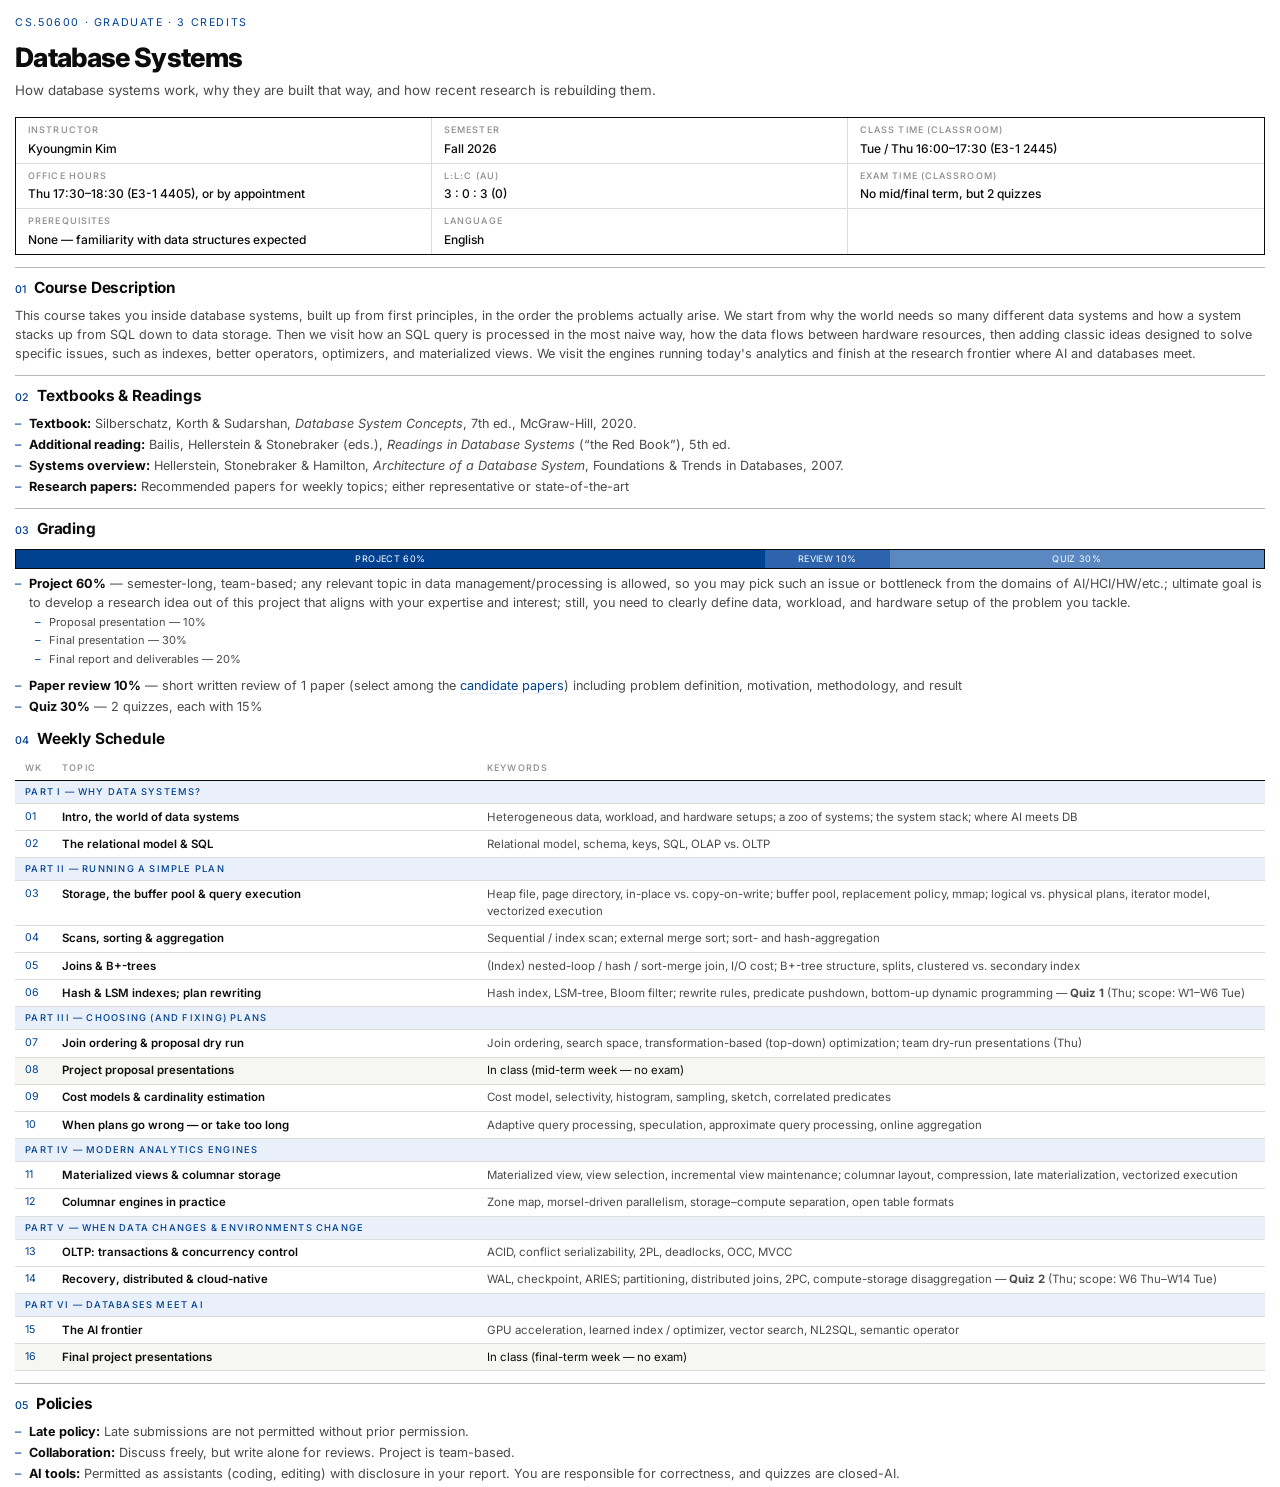
<file: files/cs50600-syllabus.html>
<!DOCTYPE html>
<html lang="en">
<head>
<meta charset="UTF-8">
<title>CS.50600 Database Systems — Syllabus</title>
<link href="https://fonts.googleapis.com/css2?family=Inter:wght@400;500;600;700;800&display=swap" rel="stylesheet">
<style>
  :root {
    --ink: #0c0c0c; --soft: #4a4a4a; --faint: #8b8b8b;
    --line: #dcdcd8; --dark: #b8b8b2; --accent: #004191; --accent-soft: #e9f0f9;
  }
  @page { size: A4; margin: 16mm 14mm; }
  * { margin: 0; padding: 0; box-sizing: border-box; }
  html, body { background: #fff; }
  body {
    font-family: 'Inter', sans-serif; font-size: 9.5pt; color: var(--ink);
    line-height: 1.5; -webkit-print-color-adjust: exact; print-color-adjust: exact;
  }
  .page { padding: 0 4mm; }
  .mono { font-family: 'Inter', sans-serif; }

  /* header */
  .head { display: flex; justify-content: space-between; align-items: flex-end; border-bottom: 2.5px solid var(--ink); padding-bottom: 12px; }
  .brand { font-weight: 800; font-size: 15pt; letter-spacing: -0.02em; }
  .brand span { font-family: 'Inter', sans-serif; font-weight: 400; font-size: 7.5pt; color: var(--faint); margin-left: 8px; letter-spacing: .02em; }
  .head-right { font-family: 'Inter', sans-serif; font-size: 7.5pt; color: var(--soft); text-align: right; line-height: 1.6; }

  .course { margin-top: 12px; }
  .overline { font-family: 'Inter', sans-serif; font-size: 8pt; letter-spacing: .15em; text-transform: uppercase; color: var(--accent); }
  h1 { font-size: 20pt; font-weight: 800; letter-spacing: -0.025em; margin-top: 6px; }
  .subtitle { color: var(--soft); margin-top: 4px; font-size: 10pt; }

  /* info grid */
  .info { display: grid; grid-template-columns: 1fr 1fr 1fr; border: 1px solid var(--ink); margin-top: 16px; }
  .info div { padding: 5px 12px; border-right: 1px solid var(--line); }
  .info div:nth-child(3n) { border-right: none; }
  .info div:nth-child(n+4) { border-top: 1px solid var(--line); }
  .info b { display: block; font-family: 'Inter', sans-serif; font-weight: 500; font-size: 6.8pt; letter-spacing: .12em; text-transform: uppercase; color: var(--faint); margin-bottom: 2px; }
  .info span { font-size: 9pt; font-weight: 500; }

  h2 { font-size: 11.5pt; font-weight: 700; letter-spacing: -0.01em; margin: 12px 0 6px; padding-top: 9px; border-top: 1px solid var(--dark); }
  h2 .no { font-family: 'Inter', sans-serif; font-size: 8pt; color: var(--accent); font-weight: 500; margin-right: 8px; }
  p { color: var(--soft); margin-bottom: 7px; }
  p strong { color: var(--ink); }

  ul.compact { margin: 4px 0 4px 0; list-style: none; }
  ul.compact li { color: var(--soft); padding-left: 14px; position: relative; margin-bottom: 2px; }
  ul.compact li::before { content: "–"; position: absolute; left: 0; color: var(--accent); }
  ul.compact li strong { color: var(--ink); }

  /* schedule table */
  table { width: 100%; border-collapse: collapse; margin-top: 6px; }
  th { font-family: 'Inter', sans-serif; font-weight: 500; font-size: 6.8pt; letter-spacing: .12em; text-transform: uppercase; color: var(--faint); text-align: left; padding: 5px 10px; border-bottom: 1.5px solid var(--ink); }
  td { padding: 4.5px 10px; border-bottom: 1px solid var(--line); vertical-align: top; font-size: 8.6pt; }
  td.wk { font-family: 'Inter', sans-serif; font-size: 8pt; color: var(--accent); white-space: nowrap; width: 34px; }
  td.topic { font-weight: 600; width: 34%; }
  td.detail { color: var(--soft); }
  tr.part td { background: var(--accent-soft); font-family: 'Inter', sans-serif; font-size: 7pt; letter-spacing: .13em; text-transform: uppercase; color: var(--accent); font-weight: 500; padding: 4px 10px; border-bottom: 1px solid var(--line); }
  tr.exam td.topic, tr.exam td.detail { color: var(--ink); }
  tr.exam td { background: #f6f6f3; }

  /* grading bar */
  .gbar { display: flex; height: 20px; border: 1px solid var(--ink); margin: 8px 0 5px; }
  .gbar div { display: flex; align-items: center; justify-content: center; font-family: 'Inter', sans-serif; font-size: 6.8pt; letter-spacing: .04em; color: #fff; white-space: nowrap; overflow: hidden; }
  .glegend { display: flex; gap: 16px; flex-wrap: wrap; margin-bottom: 6px; }
  .glegend span { font-size: 8.3pt; color: var(--soft); }
  .glegend b { font-family: 'Inter', sans-serif; font-weight: 500; font-size: 8pt; color: var(--ink); }

  .note { border: 1px solid var(--dark); background: #fafaf7; padding: 10px 14px; margin-top: 10px; font-size: 8.6pt; color: var(--soft); }
  .note b { color: var(--ink); }

  .foot { margin-top: 4px; padding-top: 5px; border-top: 1px solid var(--dark); display: flex; justify-content: space-between; font-family: 'Inter', sans-serif; font-size: 7pt; color: var(--faint); }

  .pagebreak { break-before: page; }
  h2, tr { break-inside: avoid; }
  a { color: var(--accent); text-decoration: none; border-bottom: 1px solid var(--accent-soft); }
</style>
</head>
<body>
<div class="page">
  <div class="course">
    <span class="overline">CS.50600 · Graduate · 3 Credits</span>
    <h1>Database Systems</h1>
    <p class="subtitle">How database systems work, why they are built that way, and how recent research is rebuilding them.</p>
  </div>

  <div class="info">
    <div><b>Instructor</b><span>Kyoungmin Kim</span></div>
    <div><b>Semester</b><span>Fall 2026</span></div>
    <div><b>Class time (classroom)</b><span>Tue / Thu 16:00–17:30 (E3-1 2445)</span></div> 
    <div><b>Office hours</b><span>Thu 17:30–18:30 (E3-1 4405), or by appointment</span></div>
    <div><b>L:L:C (AU)</b><span>3 : 0 : 3 (0)</span></div>
    <!-- Midterm — Week 8, in class (no final) -->
    <div><b>Exam time (classroom)</b><span>No mid/final term, but 2 quizzes</span></div>
    <!-- Undergraduate DB (or consent) -->
    <div><b>Prerequisites</b><span>None &mdash; familiarity with data structures expected</span></div>
    <div><b>Language</b><span>English</span></div>
    <div> </div>
    <!-- <div><b>Education 4.0 Q</b><span>Y — Lecture 50% · quiz & project 50%</span></div> -->
  </div>

  <h2><span class="no">01</span>Course Description</h2>
  <p>
    This course takes you inside database systems, built up from first principles, in the order the
    problems actually arise. We start from why the world needs so many different data systems and how a
    system stacks up from SQL down to data storage. Then we visit how an SQL query is processed in the
    most naive way, how the data flows between hardware resources, then adding classic ideas designed to
    solve specific issues, such as indexes, better operators, optimizers, and materialized views. We visit
    the engines running today's analytics and finish at the research frontier where AI and databases meet.
  </p>

  <h2><span class="no">02</span>Textbooks &amp; Readings</h2>
  <ul class="compact">
    <li><strong>Textbook:</strong> Silberschatz, Korth &amp; Sudarshan, <em>Database System Concepts</em>, 7th ed., McGraw-Hill, 2020.</li>
    <li><strong>Additional reading:</strong> Bailis, Hellerstein &amp; Stonebraker (eds.), <em>Readings in Database Systems</em> (“the Red Book”), 5th ed.</li>
    <li><strong>Systems overview:</strong> Hellerstein, Stonebraker &amp; Hamilton, <em>Architecture of a Database System</em>, Foundations &amp; Trends in Databases, 2007.</li>
    <li><strong>Research papers:</strong> Recommended papers for weekly topics; either representative or state-of-the-art </li>
  </ul>

  <h2><span class="no">03</span>Grading</h2>
  <div class="gbar">
    <div style="width:60%;background:#004191;">PROJECT 60%</div>
    <div style="width:10%;background:#2d64ad;">REVIEW 10%</div>
    <div style="width:30%;background:#5c88c2;">QUIZ 30%</div>
  </div>
  <ul class="compact">
    <li><strong>Project 60%</strong> — semester-long, team-based; any relevant topic in data management/processing is allowed, so you may pick such an issue or bottleneck from the domains of AI/HCI/HW/etc.; ultimate goal is to develop a research idea out of this project that aligns with your expertise and interest; still, you need to clearly define data, workload, and hardware setup of the problem you tackle.</li>
  <ul class="compact" style="margin:2px 0 8px 20px; font-size:8.3pt;">
  <li>Proposal presentation — 10%</li>
  <li>Final presentation — 30%</li>
  <li>Final report and deliverables — 20%</li>
  </ul>
    <li><strong>Paper review 10%</strong> — short written review of 1 paper (select among the <a href="cs50600-papers.html">candidate papers</a>) including problem definition, motivation, methodology, and result</li>
    <li><strong>Quiz 30%</strong> — 2 quizzes, each with 15%</li>
  </ul>

  <div class="pagebreak"></div>

  <h2 style="border-top:none;padding-top:0;"><span class="no">04</span>Weekly Schedule</h2>
  <table>
    <tr><th>Wk</th><th>Topic</th><th>Keywords</th></tr>
    <tr class="part"><td colspan="3">Part I &mdash; Why data systems?</td></tr>
    <tr><td class="wk">01</td><td class="topic">Intro, the world of data systems</td><td class="detail">Heterogeneous data, workload, and hardware setups; a zoo of systems; the system stack; where AI meets DB</td></tr>
    <tr><td class="wk">02</td><td class="topic">The relational model &amp; SQL</td><td class="detail">Relational model, schema, keys, SQL, OLAP vs. OLTP</td></tr>
    <tr class="part"><td colspan="3">Part II &mdash; Running a simple plan</td></tr>
    <tr><td class="wk">03</td><td class="topic">Storage, the buffer pool &amp; query execution</td><td class="detail">Heap file, page directory, in-place vs. copy-on-write; buffer pool, replacement policy, mmap; logical vs. physical plans, iterator model, vectorized execution</td></tr>
    <tr><td class="wk">04</td><td class="topic">Scans, sorting &amp; aggregation</td><td class="detail">Sequential / index scan; external merge sort; sort- and hash-aggregation</td></tr>
    <tr><td class="wk">05</td><td class="topic">Joins &amp; B+-trees</td><td class="detail">(Index) nested-loop / hash / sort-merge join, I/O cost; B+-tree structure, splits, clustered vs. secondary index</td></tr>
    <tr><td class="wk">06</td><td class="topic">Hash &amp; LSM indexes; plan rewriting</td><td class="detail">Hash index, LSM-tree, Bloom filter; rewrite rules, predicate pushdown, bottom-up dynamic programming &mdash; <b>Quiz 1</b> (Thu; scope: W1&ndash;W6 Tue)</td></tr>
    <tr class="part"><td colspan="3">Part III &mdash; Choosing (and fixing) plans</td></tr>
    <tr><td class="wk">07</td><td class="topic">Join ordering &amp; proposal dry run</td><td class="detail">Join ordering, search space, transformation-based (top-down) optimization; team dry-run presentations (Thu)</td></tr>
    <tr class="exam"><td class="wk">08</td><td class="topic">Project proposal presentations</td><td class="detail">In class (mid-term week &mdash; no exam)</td></tr>
    <tr><td class="wk">09</td><td class="topic">Cost models &amp; cardinality estimation</td><td class="detail">Cost model, selectivity, histogram, sampling, sketch, correlated predicates</td></tr>
    <tr><td class="wk">10</td><td class="topic">When plans go wrong &mdash; or take too long</td><td class="detail">Adaptive query processing, speculation, approximate query processing, online aggregation</td></tr>
    <tr class="part"><td colspan="3">Part IV &mdash; Modern analytics engines</td></tr>
    <tr><td class="wk">11</td><td class="topic">Materialized views &amp; columnar storage</td><td class="detail">Materialized view, view selection, incremental view maintenance; columnar layout, compression, late materialization, vectorized execution</td></tr>
    <tr><td class="wk">12</td><td class="topic">Columnar engines in practice</td><td class="detail">Zone map, morsel-driven parallelism, storage&ndash;compute separation, open table formats</td></tr>
    <tr class="part"><td colspan="3">Part V &mdash; When data changes &amp; environments change</td></tr>
    <tr><td class="wk">13</td><td class="topic">OLTP: transactions &amp; concurrency control</td><td class="detail">ACID, conflict serializability, 2PL, deadlocks, OCC, MVCC</td></tr>
    <tr><td class="wk">14</td><td class="topic">Recovery, distributed &amp; cloud-native</td><td class="detail">WAL, checkpoint, ARIES; partitioning, distributed joins, 2PC, compute-storage disaggregation &mdash; <b>Quiz 2</b> (Thu; scope: W6 Thu&ndash;W14 Tue)</td></tr>
    <tr class="part"><td colspan="3">Part VI &mdash; Databases meet AI</td></tr>
    <tr><td class="wk">15</td><td class="topic">The AI frontier</td><td class="detail">GPU acceleration, learned index / optimizer, vector search, NL2SQL, semantic operator</td></tr>
    <tr class="exam"><td class="wk">16</td><td class="topic">Final project presentations</td><td class="detail">In class (final-term week &mdash; no exam)</td></tr>
  </table>

  <div style="break-inside:avoid;">
  <h2><span class="no">05</span>Policies</h2>
  <ul class="compact">
    <li><strong>Late policy:</strong> Late submissions are not permitted without prior permission.</li>
    <li><strong>Collaboration:</strong> Discuss freely, but write alone for reviews. Project is team-based.</li>
    <li><strong>AI tools:</strong> Permitted as assistants (coding, editing) with disclosure in your report. You are responsible for correctness, and quizzes are closed-AI.</li>
  </ul>
  </div>

</div>
</body>
</html>
</file>
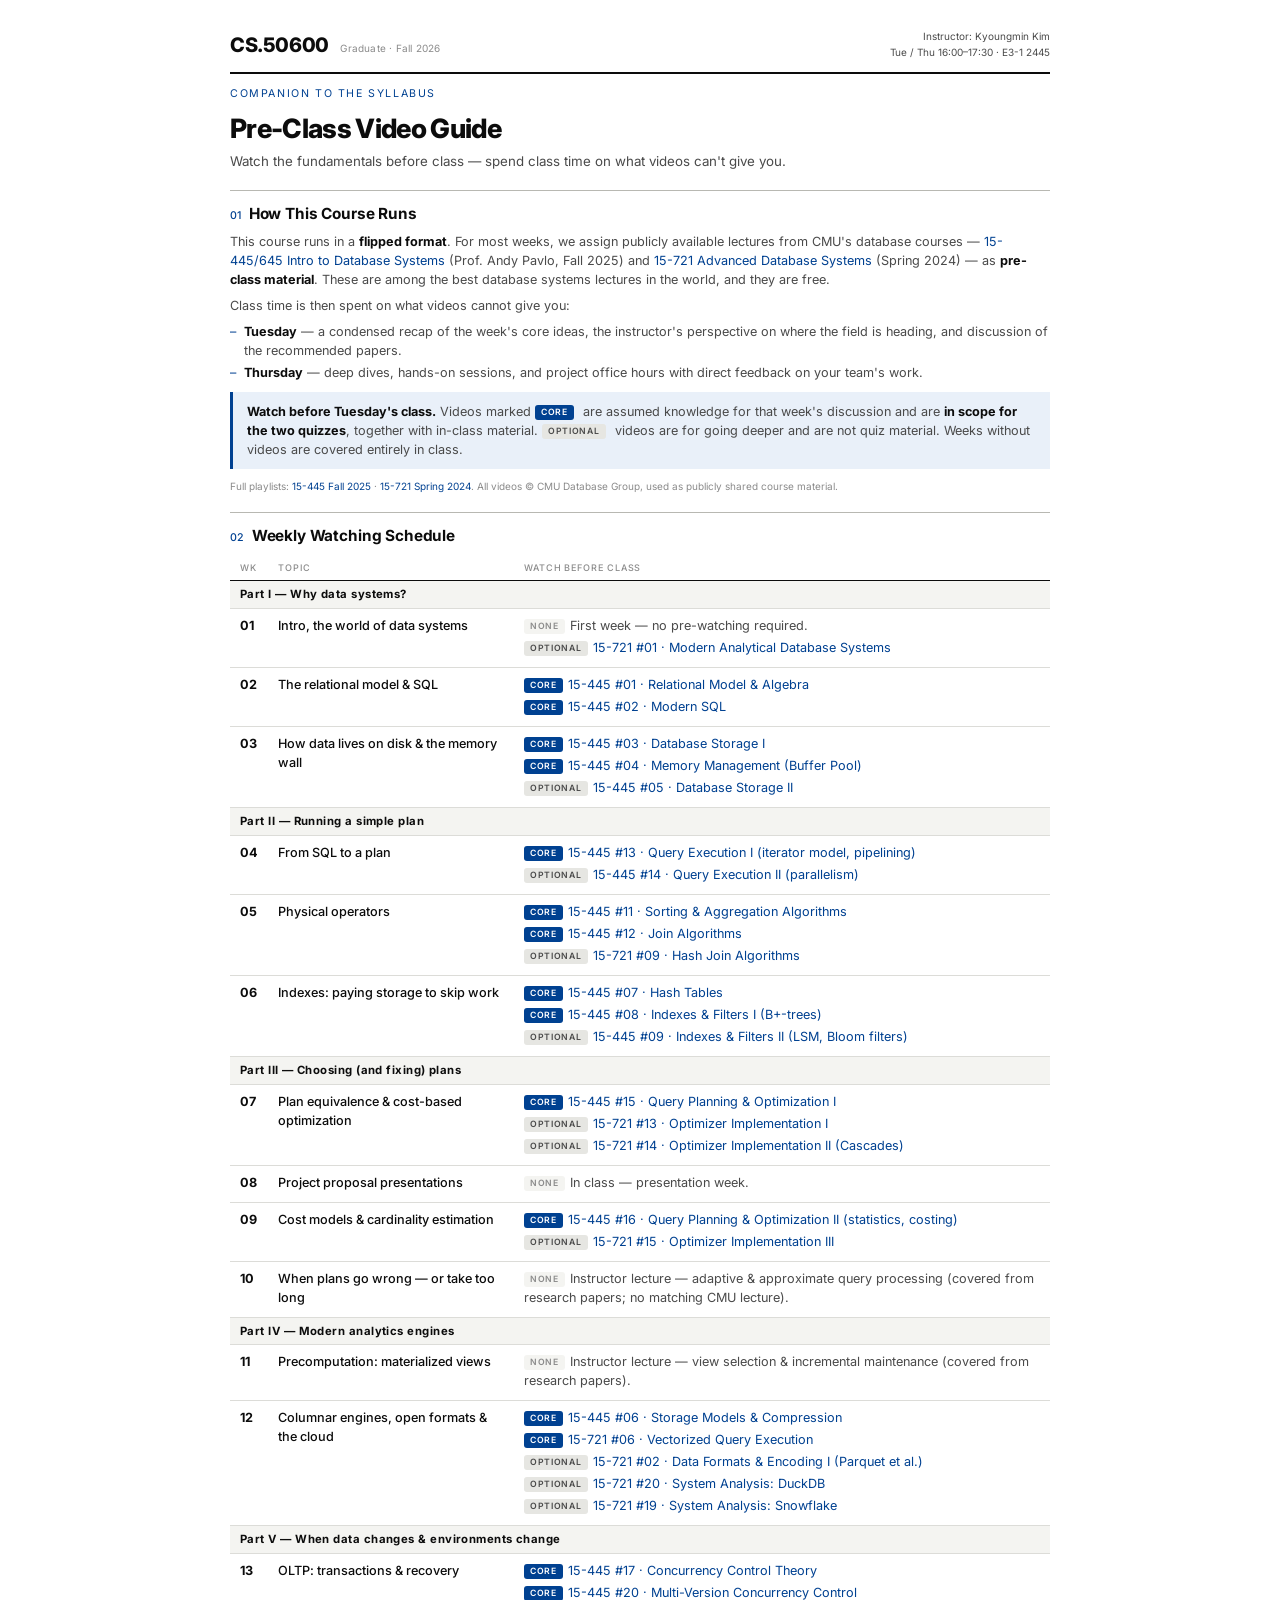
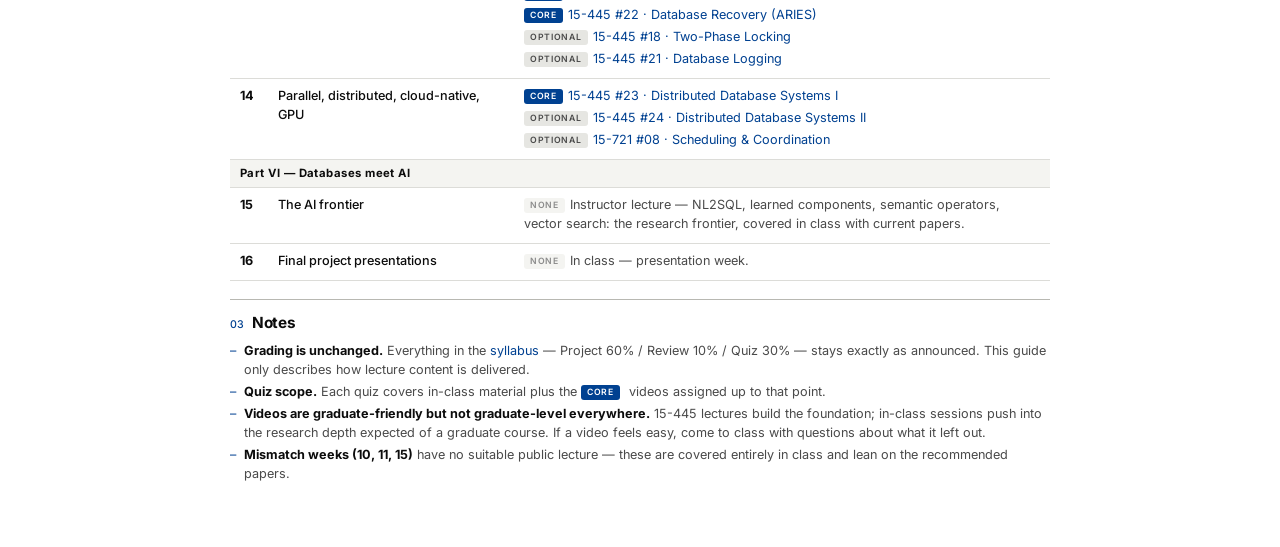
<file: files/cs50600-videos.html>
<!DOCTYPE html>
<html lang="en">
<head>
<meta charset="UTF-8">
<meta name="viewport" content="width=device-width, initial-scale=1">
<title>CS.50600 Database Systems — Pre-Class Video Guide</title>
<link href="https://fonts.googleapis.com/css2?family=Inter:wght@400;500;600;700;800&display=swap" rel="stylesheet">
<style>
  :root {
    --ink: #0c0c0c; --soft: #4a4a4a; --faint: #8b8b8b;
    --line: #dcdcd8; --dark: #b8b8b2; --accent: #004191; --accent-soft: #e9f0f9;
  }
  * { margin: 0; padding: 0; box-sizing: border-box; }
  html, body { background: #fff; }
  body {
    font-family: 'Inter', sans-serif; font-size: 9.5pt; color: var(--ink);
    line-height: 1.5; -webkit-print-color-adjust: exact; print-color-adjust: exact;
  }
  .page { max-width: 860px; margin: 0 auto; padding: 28px 20px 60px; }

  .head { display: flex; justify-content: space-between; align-items: flex-end; border-bottom: 2.5px solid var(--ink); padding-bottom: 12px; }
  .brand { font-weight: 800; font-size: 15pt; letter-spacing: -0.02em; }
  .brand span { font-weight: 400; font-size: 7.5pt; color: var(--faint); margin-left: 8px; letter-spacing: .02em; }
  .head-right { font-size: 7.5pt; color: var(--soft); text-align: right; line-height: 1.6; }

  .course { margin-top: 12px; }
  .overline { font-size: 8pt; letter-spacing: .15em; text-transform: uppercase; color: var(--accent); }
  h1 { font-size: 20pt; font-weight: 800; letter-spacing: -0.025em; margin-top: 6px; }
  .subtitle { color: var(--soft); margin-top: 4px; font-size: 10pt; }

  h2 { font-size: 11.5pt; font-weight: 700; letter-spacing: -0.01em; margin: 18px 0 6px; padding-top: 12px; border-top: 1px solid var(--dark); }
  h2 .no { font-size: 8pt; color: var(--accent); font-weight: 500; margin-right: 8px; }
  p { color: var(--soft); margin-bottom: 7px; }
  p strong { color: var(--ink); }
  a { color: var(--accent); text-decoration: none; }
  a:hover { text-decoration: underline; }

  ul.compact { margin: 4px 0; list-style: none; }
  ul.compact li { color: var(--soft); padding-left: 14px; position: relative; margin-bottom: 3px; }
  ul.compact li::before { content: "–"; position: absolute; left: 0; color: var(--accent); }
  ul.compact li strong { color: var(--ink); }

  .callout { background: var(--accent-soft); border-left: 3px solid var(--accent); padding: 10px 14px; margin: 10px 0; color: var(--soft); }
  .callout strong { color: var(--ink); }

  table { width: 100%; border-collapse: collapse; margin-top: 8px; }
  th { font-weight: 500; font-size: 6.8pt; letter-spacing: .1em; text-transform: uppercase; color: var(--faint);
       text-align: left; padding: 5px 10px; border-bottom: 1.5px solid var(--ink); }
  td { padding: 7px 10px; border-bottom: 1px solid var(--line); vertical-align: top; color: var(--soft); }
  td.wk { font-weight: 700; color: var(--ink); white-space: nowrap; width: 34px; }
  td.topic { width: 30%; color: var(--ink); font-weight: 500; }
  tr.part td { background: #f4f4f1; font-weight: 700; color: var(--ink); font-size: 8.5pt; letter-spacing: .04em; padding: 5px 10px; }
  .tag { display: inline-block; font-size: 6.5pt; font-weight: 600; letter-spacing: .08em; text-transform: uppercase;
         padding: 1px 6px; border-radius: 3px; margin-right: 5px; vertical-align: 1px; }
  .tag.core { background: var(--accent); color: #fff; }
  .tag.opt { background: #e6e6e2; color: var(--soft); }
  .tag.none { background: #f4f4f1; color: var(--faint); }
  .vid { margin-bottom: 3px; }
  .src { color: var(--faint); font-size: 7.5pt; }
  @media (max-width: 640px) { .tblwrap { overflow-x: auto; } table { min-width: 640px; } }
</style>
</head>
<body>
<div class="page">

  <div class="head">
    <div class="brand">CS.50600 <span>Graduate · Fall 2026</span></div>
    <div class="head-right">Instructor: Kyoungmin Kim<br>Tue / Thu 16:00–17:30 · E3-1 2445</div>
  </div>

  <div class="course">
    <div class="overline">Companion to the Syllabus</div>
    <h1>Pre-Class Video Guide</h1>
    <div class="subtitle">Watch the fundamentals before class — spend class time on what videos can't give you.</div>
  </div>

  <h2><span class="no">01</span>How This Course Runs</h2>
  <p>
    This course runs in a <strong>flipped format</strong>. For most weeks, we assign publicly available lectures from
    CMU's database courses — <a href="https://15445.courses.cs.cmu.edu/fall2025/" target="_blank">15-445/645 Intro to Database Systems</a> (Prof. Andy Pavlo, Fall 2025)
    and <a href="https://15721.courses.cs.cmu.edu/spring2024/" target="_blank">15-721 Advanced Database Systems</a> (Spring 2024) —
    as <strong>pre-class material</strong>. These are among the best database systems lectures in the world, and they are free.
  </p>
  <p>Class time is then spent on what videos cannot give you:</p>
  <ul class="compact">
    <li><strong>Tuesday</strong> — a condensed recap of the week's core ideas, the instructor's perspective on where the field is heading, and discussion of the recommended papers.</li>
    <li><strong>Thursday</strong> — deep dives, hands-on sessions, and project office hours with direct feedback on your team's work.</li>
  </ul>
  <div class="callout">
    <strong>Watch before Tuesday's class.</strong> Videos marked <span class="tag core">Core</span> are assumed knowledge for that week's
    discussion and are <strong>in scope for the two quizzes</strong>, together with in-class material. <span class="tag opt">Optional</span> videos
    are for going deeper and are not quiz material. Weeks without videos are covered entirely in class.
  </div>
  <p class="src">
    Full playlists: <a href="https://www.youtube.com/playlist?list=PLSE8ODhjZXjYMAgsGH-GtY5rJYZ6zjsd5" target="_blank">15-445 Fall 2025</a> ·
    <a href="https://www.youtube.com/playlist?list=PLSE8ODhjZXjYa_zX-KeMJui7pcN1rIaIJ" target="_blank">15-721 Spring 2024</a>.
    All videos © CMU Database Group, used as publicly shared course material.
  </p>

  <h2><span class="no">02</span>Weekly Watching Schedule</h2>
  <div class="tblwrap">
  <table>
    <tr><th>Wk</th><th>Topic</th><th>Watch Before Class</th></tr>

    <tr class="part"><td colspan="3">Part I — Why data systems?</td></tr>
    <tr>
      <td class="wk">01</td><td class="topic">Intro, the world of data systems</td>
      <td>
        <div class="vid"><span class="tag none">None</span>First week — no pre-watching required.</div>
        <div class="vid"><span class="tag opt">Optional</span><a href="https://www.youtube.com/watch?v=5J-I8Mj8tss" target="_blank">15-721 #01 · Modern Analytical Database Systems</a></div>
      </td>
    </tr>
    <tr>
      <td class="wk">02</td><td class="topic">The relational model &amp; SQL</td>
      <td>
        <div class="vid"><span class="tag core">Core</span><a href="https://www.youtube.com/watch?v=7NPIENPr-zk" target="_blank">15-445 #01 · Relational Model &amp; Algebra</a></div>
        <div class="vid"><span class="tag core">Core</span><a href="https://www.youtube.com/watch?v=O5gU9NQjCAs" target="_blank">15-445 #02 · Modern SQL</a></div>
      </td>
    </tr>
    <tr>
      <td class="wk">03</td><td class="topic">How data lives on disk &amp; the memory wall</td>
      <td>
        <div class="vid"><span class="tag core">Core</span><a href="https://www.youtube.com/watch?v=PRLXdIMJhOg" target="_blank">15-445 #03 · Database Storage I</a></div>
        <div class="vid"><span class="tag core">Core</span><a href="https://www.youtube.com/watch?v=8-2yv4z0VZc" target="_blank">15-445 #04 · Memory Management (Buffer Pool)</a></div>
        <div class="vid"><span class="tag opt">Optional</span><a href="https://www.youtube.com/watch?v=2_sTdS4h-bY" target="_blank">15-445 #05 · Database Storage II</a></div>
      </td>
    </tr>

    <tr class="part"><td colspan="3">Part II — Running a simple plan</td></tr>
    <tr>
      <td class="wk">04</td><td class="topic">From SQL to a plan</td>
      <td>
        <div class="vid"><span class="tag core">Core</span><a href="https://www.youtube.com/watch?v=E-UUd6cB57w" target="_blank">15-445 #13 · Query Execution I (iterator model, pipelining)</a></div>
        <div class="vid"><span class="tag opt">Optional</span><a href="https://www.youtube.com/watch?v=Kzf1hGjtZOU" target="_blank">15-445 #14 · Query Execution II (parallelism)</a></div>
      </td>
    </tr>
    <tr>
      <td class="wk">05</td><td class="topic">Physical operators</td>
      <td>
        <div class="vid"><span class="tag core">Core</span><a href="https://www.youtube.com/watch?v=LzyKTpeIgts" target="_blank">15-445 #11 · Sorting &amp; Aggregation Algorithms</a></div>
        <div class="vid"><span class="tag core">Core</span><a href="https://www.youtube.com/watch?v=YIdIaPopfpk" target="_blank">15-445 #12 · Join Algorithms</a></div>
        <div class="vid"><span class="tag opt">Optional</span><a href="https://www.youtube.com/watch?v=S40K8iGa8Ek" target="_blank">15-721 #09 · Hash Join Algorithms</a></div>
      </td>
    </tr>
    <tr>
      <td class="wk">06</td><td class="topic">Indexes: paying storage to skip work</td>
      <td>
        <div class="vid"><span class="tag core">Core</span><a href="https://www.youtube.com/watch?v=nuNW8IfgPNU" target="_blank">15-445 #07 · Hash Tables</a></div>
        <div class="vid"><span class="tag core">Core</span><a href="https://www.youtube.com/watch?v=u7ii_Lvm9rM" target="_blank">15-445 #08 · Indexes &amp; Filters I (B+-trees)</a></div>
        <div class="vid"><span class="tag opt">Optional</span><a href="https://www.youtube.com/watch?v=PjST2n7abAY" target="_blank">15-445 #09 · Indexes &amp; Filters II (LSM, Bloom filters)</a></div>
      </td>
    </tr>

    <tr class="part"><td colspan="3">Part III — Choosing (and fixing) plans</td></tr>
    <tr>
      <td class="wk">07</td><td class="topic">Plan equivalence &amp; cost-based optimization</td>
      <td>
        <div class="vid"><span class="tag core">Core</span><a href="https://www.youtube.com/watch?v=b53huOGcsZ8" target="_blank">15-445 #15 · Query Planning &amp; Optimization I</a></div>
        <div class="vid"><span class="tag opt">Optional</span><a href="https://www.youtube.com/watch?v=DwX0X8CyBSg" target="_blank">15-721 #13 · Optimizer Implementation I</a></div>
        <div class="vid"><span class="tag opt">Optional</span><a href="https://www.youtube.com/watch?v=B9gJa5ZLg8s" target="_blank">15-721 #14 · Optimizer Implementation II (Cascades)</a></div>
      </td>
    </tr>
    <tr>
      <td class="wk">08</td><td class="topic">Project proposal presentations</td>
      <td><div class="vid"><span class="tag none">None</span>In class — presentation week.</div></td>
    </tr>
    <tr>
      <td class="wk">09</td><td class="topic">Cost models &amp; cardinality estimation</td>
      <td>
        <div class="vid"><span class="tag core">Core</span><a href="https://www.youtube.com/watch?v=azTHRpzl10o" target="_blank">15-445 #16 · Query Planning &amp; Optimization II (statistics, costing)</a></div>
        <div class="vid"><span class="tag opt">Optional</span><a href="https://www.youtube.com/watch?v=anVC4AJeXqw" target="_blank">15-721 #15 · Optimizer Implementation III</a></div>
      </td>
    </tr>
    <tr>
      <td class="wk">10</td><td class="topic">When plans go wrong — or take too long</td>
      <td><div class="vid"><span class="tag none">None</span>Instructor lecture — adaptive &amp; approximate query processing (covered from research papers; no matching CMU lecture).</div></td>
    </tr>

    <tr class="part"><td colspan="3">Part IV — Modern analytics engines</td></tr>
    <tr>
      <td class="wk">11</td><td class="topic">Precomputation: materialized views</td>
      <td><div class="vid"><span class="tag none">None</span>Instructor lecture — view selection &amp; incremental maintenance (covered from research papers).</div></td>
    </tr>
    <tr>
      <td class="wk">12</td><td class="topic">Columnar engines, open formats &amp; the cloud</td>
      <td>
        <div class="vid"><span class="tag core">Core</span><a href="https://www.youtube.com/watch?v=yWnToWrskXE" target="_blank">15-445 #06 · Storage Models &amp; Compression</a></div>
        <div class="vid"><span class="tag core">Core</span><a href="https://www.youtube.com/watch?v=yU1S8gwjGEw" target="_blank">15-721 #06 · Vectorized Query Execution</a></div>
        <div class="vid"><span class="tag opt">Optional</span><a href="https://www.youtube.com/watch?v=1hdynBJo3ew" target="_blank">15-721 #02 · Data Formats &amp; Encoding I (Parquet et al.)</a></div>
        <div class="vid"><span class="tag opt">Optional</span><a href="https://www.youtube.com/watch?v=4iD4h4sGLz4" target="_blank">15-721 #20 · System Analysis: DuckDB</a></div>
        <div class="vid"><span class="tag opt">Optional</span><a href="https://www.youtube.com/watch?v=NhWp1bTG0Cw" target="_blank">15-721 #19 · System Analysis: Snowflake</a></div>
      </td>
    </tr>

    <tr class="part"><td colspan="3">Part V — When data changes &amp; environments change</td></tr>
    <tr>
      <td class="wk">13</td><td class="topic">OLTP: transactions &amp; recovery</td>
      <td>
        <div class="vid"><span class="tag core">Core</span><a href="https://www.youtube.com/watch?v=tMFAgvDViAI" target="_blank">15-445 #17 · Concurrency Control Theory</a></div>
        <div class="vid"><span class="tag core">Core</span><a href="https://www.youtube.com/watch?v=tUFha9-DuSk" target="_blank">15-445 #20 · Multi-Version Concurrency Control</a></div>
        <div class="vid"><span class="tag core">Core</span><a href="https://www.youtube.com/watch?v=X2jc4qalNy0" target="_blank">15-445 #22 · Database Recovery (ARIES)</a></div>
        <div class="vid"><span class="tag opt">Optional</span><a href="https://www.youtube.com/watch?v=drStlhNbfHI" target="_blank">15-445 #18 · Two-Phase Locking</a></div>
        <div class="vid"><span class="tag opt">Optional</span><a href="https://www.youtube.com/watch?v=CedEy54pe3g" target="_blank">15-445 #21 · Database Logging</a></div>
      </td>
    </tr>
    <tr>
      <td class="wk">14</td><td class="topic">Parallel, distributed, cloud-native, GPU</td>
      <td>
        <div class="vid"><span class="tag core">Core</span><a href="https://www.youtube.com/watch?v=IFLQBWY6dlE" target="_blank">15-445 #23 · Distributed Database Systems I</a></div>
        <div class="vid"><span class="tag opt">Optional</span><a href="https://www.youtube.com/watch?v=pQh5fka3FC0" target="_blank">15-445 #24 · Distributed Database Systems II</a></div>
        <div class="vid"><span class="tag opt">Optional</span><a href="https://www.youtube.com/watch?v=VZjzKVfU46k" target="_blank">15-721 #08 · Scheduling &amp; Coordination</a></div>
      </td>
    </tr>

    <tr class="part"><td colspan="3">Part VI — Databases meet AI</td></tr>
    <tr>
      <td class="wk">15</td><td class="topic">The AI frontier</td>
      <td><div class="vid"><span class="tag none">None</span>Instructor lecture — NL2SQL, learned components, semantic operators, vector search: the research frontier, covered in class with current papers.</div></td>
    </tr>
    <tr>
      <td class="wk">16</td><td class="topic">Final project presentations</td>
      <td><div class="vid"><span class="tag none">None</span>In class — presentation week.</div></td>
    </tr>
  </table>
  </div>

  <h2><span class="no">03</span>Notes</h2>
  <ul class="compact">
    <li><strong>Grading is unchanged.</strong> Everything in the <a href="cs50600-syllabus.html">syllabus</a> — Project 60% / Review 10% / Quiz 30% — stays exactly as announced. This guide only describes how lecture content is delivered.</li>
    <li><strong>Quiz scope.</strong> Each quiz covers in-class material plus the <span class="tag core">Core</span> videos assigned up to that point.</li>
    <li><strong>Videos are graduate-friendly but not graduate-level everywhere.</strong> 15-445 lectures build the foundation; in-class sessions push into the research depth expected of a graduate course. If a video feels easy, come to class with questions about what it left out.</li>
    <li><strong>Mismatch weeks (10, 11, 15)</strong> have no suitable public lecture — these are covered entirely in class and lean on the recommended papers.</li>
  </ul>

</div>
</body>
</html>
</file>
<file: themes/theme-swiss.css>
@import url('https://fonts.googleapis.com/css2?family=Inter:wght@400;500;600;700;800&display=swap');

  /* ==========================================================
     LDIS — variant B: swiss grid
     Content lives in the DATA section at the bottom.
     Publications can be loaded from a published Google Sheet
     (set PUBS_SHEET_URL) or from the inline PAPERS array.
     ========================================================== */
  :root {
    --ink: #0c0c0c;
    --ink-soft: #4a4a4a;
    --ink-faint: #909090;
    --paper: #ffffff;
    --paper-2: #f1f1ee;
    --line: #dcdcd8;
    --line-dark: #b8b8b2;
    --accent: #004191;
    --accent-soft: #e9f0f9;
    --maxw: 1020px;
  }
  * { margin: 0; padding: 0; box-sizing: border-box; }
  html { scroll-behavior: smooth; }
  html, body { max-width: 100%; overflow-x: hidden; }
  body {
    font-family: 'Inter', sans-serif;
    font-size: 15px;
    color: var(--ink);
    background: var(--paper);
    line-height: 1.6;
    -webkit-font-smoothing: antialiased;
  }
  ::selection { background: var(--accent-soft); }
  h1, h2, h3 { font-family: 'Inter', sans-serif; font-weight: 700; letter-spacing: -0.025em; }
  .mono { font-family: 'Inter', sans-serif; }
  .wrap { max-width: var(--maxw); margin: 0 auto; padding: 0 28px; }
  a { color: inherit; text-decoration: none; }
  p a, .foot a { border-bottom: 1px solid var(--line-dark); transition: border-color .15s, color .15s; }
  p a:hover, .foot a:hover { color: var(--accent); border-color: var(--accent); }

  /* ---------- nav ---------- */
  nav {
    position: sticky; top: 0; z-index: 50;
    background: var(--accent);
    color: #fff;
    border-bottom: none;
  }
  .nav-inner { position: relative; display: flex; justify-content: space-between; height: 58px; align-items: center; }
  .brand { font-weight: 800; font-size: 18px; letter-spacing: -0.02em; color: #fff; }
  .brand span { color: rgba(255,255,255,.7); font-family: 'Inter', sans-serif; font-weight: 400; font-size: 11.5px; margin-left: 10px; letter-spacing: .02em; }
  .nav-links { display: flex; gap: 22px; font-size: 13px; font-weight: 500; color: rgba(255,255,255,.85); font-family: 'Inter', sans-serif; }
  .nav-links a:hover { color: #fff; }
  .nav-toggle {
    display: none; background: none; border: none; color: #fff;
    font-size: 32px; line-height: 1; padding: 9px 7px; cursor: pointer;
    font-family: 'Inter', sans-serif;
  }

  /* ---------- hero ---------- */
  header { padding: 84px 0 68px; border-bottom: 1px solid var(--line-dark); }
  .overline {
    font-family: 'Inter', sans-serif; font-size: 11.5px;
    letter-spacing: .16em; text-transform: uppercase; color: var(--accent);
    margin-bottom: 24px; display: block;
  }
  h1 { font-size: clamp(28px, 4.2vw, 32px); line-height: 1.1; max-width: 820px; }
  h1 em { font-style: normal; color: var(--accent); }
  .hero-sub { margin-top: 26px; font-size: 14px; color: var(--ink-soft); max-width: 620px; }
  .hero-note { margin-top: 32px; font-size: 13px; color: var(--ink-soft); font-family: 'Inter', sans-serif; }
  .hero-note a { color: var(--accent); border-bottom: 1px solid var(--accent); }

  /* ---------- home page: two-column layout (main + news sidebar) ---------- */
  .home-grid {
    max-width: 1240px; margin: 0 auto; padding: 0 28px;
    display: grid; grid-template-columns: minmax(0, 1fr) 320px; gap: 56px;
    align-items: start;
  }
  .home-main { min-width: 0; }
  .home-hero { padding: 56px 0 44px; border-bottom: 1px solid var(--line-dark); }
  .home-main > section { padding: 44px 0; border-bottom: 1px solid var(--line-dark); }
  .home-main > section:last-child { border-bottom: none; }
  .home-sidebar { position: sticky; top: 78px; padding: 56px 0 44px; }
  .news-card { border: 1px solid var(--line-dark); background: #fff; padding: 24px 22px; }
  .news-card h3 {
    font-size: 11px; font-family: 'Inter', sans-serif; font-weight: 600;
    letter-spacing: .16em; text-transform: uppercase; color: var(--ink-faint); margin-bottom: 18px;
  }
  .news-card .news-item-sm { padding: 12px 0; border-bottom: 1px solid var(--line); }
  .news-card .news-item-sm:first-child { padding-top: 0; }
  .news-card .news-item-sm:last-child { border-bottom: none; padding-bottom: 0; }
  .news-date-sm { font-size: 11px; color: var(--accent); font-weight: 500; display: block; margin-bottom: 3px; }
  .news-text-sm { font-size: 13px; color: var(--ink-soft); line-height: 1.5; }
  .news-view-all {
    display: block; width: fit-content; margin-top: 20px;
    font-size: 12.5px; color: var(--accent); border-bottom: 1px solid var(--accent);
  }
  @media (max-width: 900px) {
    .home-grid { grid-template-columns: minmax(0, 1fr); }
    .home-sidebar { position: static; padding-top: 0; }
  }

  /* ---------- sections ---------- */
  section { padding: 68px 0; border-bottom: 1px solid var(--line-dark); }
  .sec-head { margin-bottom: 38px; }
  .kicker {
    font-family: 'Inter', sans-serif; font-size: 11px;
    letter-spacing: .16em; text-transform: uppercase; color: var(--ink-faint);
    display: block; margin-bottom: 10px;
  }
  h2 { font-size: clamp(20px, 2.6vw, 22px); }
  .sec-intro { margin-top: 14px; color: var(--ink-soft); max-width: 660px; font-size: 14px; }

  /* ---------- research explorer ---------- */
  .view-tabs { display: flex; margin: 32px 0 0; border: 1px solid var(--ink); width: fit-content; max-width: 100%; }
  .view-tabs button {
    font-family: 'Inter', sans-serif; font-size: 12px; font-weight: 500;
    padding: 10px 18px; background: transparent; border: none; cursor: pointer;
    color: var(--ink-soft); border-right: 1px solid var(--ink);
    transition: background .15s, color .15s; white-space: nowrap; letter-spacing: .03em;
  }
  .view-tabs button:last-child { border-right: none; }
  .view-tabs button:hover { color: var(--ink); background: var(--paper-2); }
  .view-tabs button.on { background: var(--ink); color: var(--paper); }
  .view { display: none; margin-top: 34px; }
  .view.on { display: block; animation: fade .3s ease; }
  @keyframes fade { from { opacity: 0; } to { opacity: 1; } }
  .view-caption { font-size: 12.5px; color: var(--ink-faint); margin-top: 14px; font-family: 'Inter', sans-serif; }

  /* domains */
  .domain-row { display: grid; grid-template-columns: repeat(3, 1fr); gap: 0; border: 1px solid var(--ink); }
  .domain {
    border-right: 1px solid var(--ink); padding: 26px 24px;
    cursor: pointer; transition: background .15s; background: var(--paper);
  }
  .domain:last-child { border-right: none; }
  .domain:hover { background: var(--paper-2); }
  .domain.sel { background: var(--accent-soft); box-shadow: inset 0 -3px 0 var(--accent); }
  .domain h3 { font-size: 16px; }
  .domain p { font-size: 12px; color: var(--ink-soft); margin-top: 8px; line-height: 1.55; }

  /* layers */
  .layer-stack { max-width: 600px; border: 1px solid var(--ink); }
  .layer {
    padding: 17px 22px; cursor: pointer;
    display: flex; align-items: baseline; gap: 18px; background: var(--paper);
    transition: background .15s; border-bottom: 1px solid var(--ink);
  }
  .layer:last-child { border-bottom: none; }
  .layer:hover { background: var(--paper-2); }
  .layer.sel { background: var(--accent-soft); box-shadow: inset 3px 0 0 var(--accent); }
  .layer .lnum { font-family: 'Inter', sans-serif; font-size: 11px; color: var(--ink-faint); }
  .layer h3 { font-size: 16px; font-weight: 600; }
  .layer .lhint { margin-left: auto; font-size: 11.5px; color: var(--ink-faint); font-family: 'Inter', sans-serif; }

  /* venn + axes */
  .diagram-box { display: flex; justify-content: center; padding: 10px 0; }
  .diagram-box svg { max-width: 440px; width: 100%; height: auto; }
  .venn-circle { fill: rgba(0,65,145,.05); stroke: var(--ink-soft); stroke-width: 1.6; cursor: pointer; transition: fill .2s, stroke .2s; }
  .venn-g:hover .venn-circle { fill: rgba(0,65,145,.12); stroke: var(--accent); }
  .venn-g.sel .venn-circle { fill: rgba(0,65,145,.17); stroke: var(--accent); stroke-width: 2.8; }
  .venn-label { font-family: 'Inter', sans-serif; font-weight: 600; font-size: 24px; fill: var(--ink); cursor: pointer; }
  .venn-g.sel .venn-label { fill: var(--accent); }
  .venn-highlight { fill: var(--accent); fill-opacity: .22; stroke: var(--accent); stroke-width: 2.1; pointer-events: none; }
  .axis-g { cursor: pointer; }
  .axis-line { stroke: var(--ink); stroke-width: 1.8; transition: stroke .2s; }
  .axis-hit { stroke: transparent; stroke-width: 22; }
  .axis-g:hover .axis-line, .axis-g.sel .axis-line { stroke: var(--accent); stroke-width: 2.8; }
  .axis-label { font-family: 'Inter', sans-serif; font-weight: 600; font-size: 22px; fill: var(--ink); }
  .axis-sub { font-family: 'Inter', sans-serif; font-size: 14px; fill: var(--ink-faint); }
  .axis-g:hover .axis-label, .axis-g.sel .axis-label { fill: var(--accent); }

  /* clickable subtype points along each axis (e.g. "Relation", "GPU") —
     the real unit papers are tagged with; see files/topics.js. */
  .axis-point { cursor: pointer; }
  .axis-point circle { fill: var(--paper); stroke: var(--ink-soft); stroke-width: 1.4; transition: fill .15s, stroke .15s; }
  .axis-point:hover circle { fill: var(--accent-soft); stroke: var(--accent); }
  .axis-point.sel circle { fill: var(--accent); stroke: var(--accent); }
  .axis-point text {
    font-family: 'Inter', sans-serif; font-size: 15px; fill: var(--ink-soft);
    transition: fill .15s;
  }
  .axis-point:hover text, .axis-point.sel text { fill: var(--accent); }
  .axis-point.sel text { font-weight: 600; }

  /* detail panel */
  .topic-detail { margin-top: 38px; border: 1px solid var(--ink); padding: 30px 32px; background: #fff; animation: fade .3s ease; }
  .topic-detail[hidden] { display: none; }
  .topic-detail h3 { font-size: 23px; }
  .topic-detail .t-tag { font-family: 'Inter', sans-serif; font-size: 10.5px; letter-spacing: .14em; text-transform: uppercase; color: var(--accent); display: block; margin-bottom: 8px; }
  .topic-detail > p { margin-top: 13px; color: var(--ink-soft); max-width: 700px; font-size: 14.5px; }
  .topic-examples { display: flex; gap: 6px; flex-wrap: wrap; margin-top: 14px; }
  .topic-examples:empty { display: none; margin-top: 0; }
  .topic-papers { margin-top: 26px; }
  .topic-papers h4 { font-family: 'Inter', sans-serif; font-size: 11px; font-weight: 500; letter-spacing: .12em; text-transform: uppercase; color: var(--ink-faint); margin-bottom: 10px; }
  .tp-empty { font-size: 13.5px; color: var(--ink-faint); }

  /* ---------- publications ---------- */
  .pub-item {
    padding: 17px 0; border-bottom: 1px solid var(--line);
    display: grid; grid-template-columns: 110px 1fr; gap: 22px; align-items: baseline;
  }
  .pub-item:last-child { border-bottom: none; }
  .pub-venue { font-family: 'Inter', sans-serif; font-size: 12px; color: var(--accent); font-weight: 500; }
  .pub-title { font-weight: 600; font-size: 15px; line-height: 1.45; }
  .pub-highlight {
    font-family: 'Inter', sans-serif; font-size: 10px; font-weight: 500;
    letter-spacing: .06em; text-transform: uppercase; color: var(--accent);
    background: var(--accent-soft); padding: 2px 8px; margin-left: 6px; white-space: nowrap;
  }
  .pub-authors { font-size: 13px; color: var(--ink-soft); margin-top: 3px; }
  .pub-authors u { text-decoration: none; color: var(--ink); }
  .pub-meta { margin-top: 6px; display: flex; gap: 14px; align-items: center; flex-wrap: wrap; }
  .pub-meta a { font-size: 12px; color: var(--accent); font-family: 'Inter', sans-serif; border-bottom: 1px solid transparent; }
  .pub-meta a:hover { border-color: var(--accent); }
  .pub-tags { display: flex; gap: 14px; flex-wrap: wrap; }
  .ptag { font-family: 'Inter', sans-serif; font-size: 10px; color: var(--ink-faint); border: 1px solid var(--line-dark); padding: 2px 7px; }
  .tag-group { display: inline-flex; align-items: center; gap: 6px; flex-wrap: wrap; }
  .tag-group-label {
    font-family: 'Inter', sans-serif; font-size: 9.5px; font-weight: 500;
    letter-spacing: .08em; text-transform: uppercase; color: var(--ink-faint);
  }

  /* homepage publications preview — items link through to publications.html */
  .pub-item.clickable { cursor: pointer; transition: background .15s; margin: 0 -12px; padding-left: 12px; padding-right: 12px; }
  .pub-item.clickable:hover { background: var(--paper-2); }
  .pub-view-all { margin-top: 22px; }
  .pub-view-all a {
    font-family: 'Inter', sans-serif; font-size: 13px; font-weight: 500;
    color: var(--accent); border-bottom: 1px solid var(--accent);
  }
  .pub-view-all a:hover { opacity: .75; }

  /* ---------- news ---------- */
  .news-item { display: grid; grid-template-columns: 110px 1fr; gap: 22px; padding: 12px 0; border-bottom: 1px solid var(--line); align-items: baseline; }
  .news-item:last-child { border-bottom: none; }
  .news-date { font-family: 'Inter', sans-serif; font-size: 12px; color: var(--ink-faint); }
  .news-item p { font-size: 14.5px; }

  /* ---------- people ---------- */
  .prof { display: flex; gap: 30px; align-items: flex-start; max-width: 720px; }
  .prof-photo {
    width: 104px; height: 104px; flex-shrink: 0;
    background: var(--paper-2); border: 1px solid var(--ink);
    display: grid; place-items: center;
    font-weight: 800; font-size: 32px; color: var(--ink-faint);
    overflow: hidden;
  }
  .prof-photo img { width: 100%; height: 100%; object-fit: cover; display: block; }
  .prof h3 { font-size: 20px; }
  .prof .role { font-size: 13px; color: var(--accent); margin-top: 2px; font-weight: 500; font-family: 'Inter', sans-serif; }
  .prof .bio { margin-top: 12px; font-size: 14px; color: var(--ink-soft); }
  .bio-history { margin: 0; padding: 0; list-style: none; }
  .bio-history li {
    font-size: 12.5px; color: var(--ink-soft); line-height: 1.7;
    font-family: 'Inter', sans-serif;
  }
  .bio-contact { margin-top: 10px; font-size: 14px; color: var(--ink-soft); }
  .bio-links { margin-top: 6px; font-size: 14px; color: var(--ink-soft); }
  .recruit-line { margin-top: 32px; padding: 18px 22px; border: 1px solid var(--ink); font-size: 14px; color: var(--ink-soft); max-width: 720px; background: #fff; }

  /* ---------- join ---------- */
  #join p { max-width: 700px; }
  #join p { color: var(--ink-soft); margin-top: 16px; font-size: 14.5px; }
  #join p strong { color: var(--ink); }
  .join-cta { margin-top: 28px; }
  .join-cta a {
    display: inline-block; border: 1.5px solid var(--ink); padding: 11px 26px;
    font-weight: 600; font-size: 13.5px; font-family: 'Inter', sans-serif;
    transition: background .15s, color .15s;
  }
  .join-cta a:hover { background: var(--ink); color: var(--paper); }

  /* ---------- footer ---------- */
  footer { padding: 40px 0 36px; }
  .foot { display: flex; justify-content: space-between; align-items: baseline; flex-wrap: wrap; gap: 16px; font-size: 12.5px; color: var(--ink-soft); font-family: 'Inter', sans-serif; }
  .foot .brand { font-size: 15px; font-family: 'Inter', sans-serif; }

  /* Below this width the nav links no longer fit in one row next to the
     brand, so they're hidden behind a hamburger button (.nav-toggle) and
     shown as a full-width dropdown instead — see files/nav.js for the
     open/close logic. */
  @media (max-width: 820px) {
    .nav-toggle { display: block; }
    .nav-links {
      display: none; position: absolute; left: 0; right: 0; top: 100%;
      flex-direction: column; gap: 0; background: var(--accent);
      box-shadow: 0 10px 18px rgba(0,0,0,.18);
    }
    .nav-links.open { display: flex; }
    .nav-links a { padding: 14px 28px; width: 100%; border-top: 1px solid rgba(255,255,255,.12); }
  }

  @media (max-width: 480px) {
    .brand span { display: none; }
  }

  @media (max-width: 760px) {
    .domain-row { grid-template-columns: 1fr; }
    .domain { border-right: none; border-bottom: 1px solid var(--ink); }
    .domain:last-child { border-bottom: none; }
    .pub-item, .news-item { grid-template-columns: 1fr; gap: 3px; }
    .prof { flex-direction: column; }
    header { padding: 58px 0 48px; }
    section { padding: 52px 0; }
    .view-tabs { width: 100%; overflow-x: auto; }
  }

  .hero-sub strong { color: var(--ink); font-weight: 600; }

  /* ---------- projects & teaching accordions (shared) ---------- */
  .acc {
    border: 1px solid var(--line-dark); border-radius: var(--radius, 0);
    background: var(--card, var(--paper)); overflow: hidden;
  }
  .acc + .acc { margin-top: 12px; }
  .acc-head {
    width: 100%; display: flex; align-items: center; gap: 16px;
    padding: 18px 22px; cursor: pointer; background: none; border: none;
    text-align: left; font-family: inherit; color: inherit; font-size: inherit;
    transition: background .15s;
  }
  .acc-head:hover { background: var(--paper-2); }
  .acc.on > .acc-head { border-bottom: 1px solid var(--line); }
  .acc-title { font-weight: 600; font-size: 15.5px; flex: 1; line-height: 1.4; }
  .acc-meta { font-family: 'Inter', sans-serif; font-size: 11.5px; color: var(--ink-faint); white-space: nowrap; }
  .badge {
    font-family: 'Inter', sans-serif; font-size: 10.5px; font-weight: 500;
    letter-spacing: .08em; text-transform: uppercase;
    padding: 4px 10px; border-radius: var(--radius, 0); white-space: nowrap;
  }
  .b-ongoing { color: var(--accent); background: var(--accent-soft); }
  .b-open { color: var(--card, var(--paper)); background: var(--accent); }
  .b-code { color: var(--ink-soft); border: 1px solid var(--line-dark); }
  .chev {
    font-family: 'Inter', sans-serif; font-size: 16px; color: var(--ink-faint);
    transition: transform .25s ease; line-height: 1;
  }
  .acc.on .chev { transform: rotate(45deg); color: var(--accent); }
  .acc-body { display: none; padding: 4px 22px 26px; }
  .acc.on .acc-body { display: block; animation: fade .3s ease; }
  .p-field { margin-top: 18px; }
  .p-field h5 {
    font-family: 'Inter', sans-serif; font-size: 10.5px; font-weight: 500;
    letter-spacing: .13em; text-transform: uppercase; color: var(--ink-faint);
    margin-bottom: 6px;
  }
  .p-field p { font-size: 14.5px; color: var(--ink-soft); max-width: 720px; line-height: 1.65; }
  .ask { font-style: italic; color: var(--ink-faint) !important; }
  .p-note { margin-top: 20px; font-size: 14px; color: var(--ink-soft); }
  .p-note a { color: var(--accent); border-bottom: 1px solid var(--accent); }
  .syll-link {
    display: inline-block; margin-top: 18px; border: 1.5px solid var(--accent);
    color: var(--accent); padding: 9px 20px; border-radius: var(--radius, 0);
    font-size: 13.5px; font-weight: 600; transition: background .15s, color .15s;
  }
  .syll-link:hover { background: var(--accent); color: var(--card, #fff); }

  :root { --radius: 0px; }
</file>
